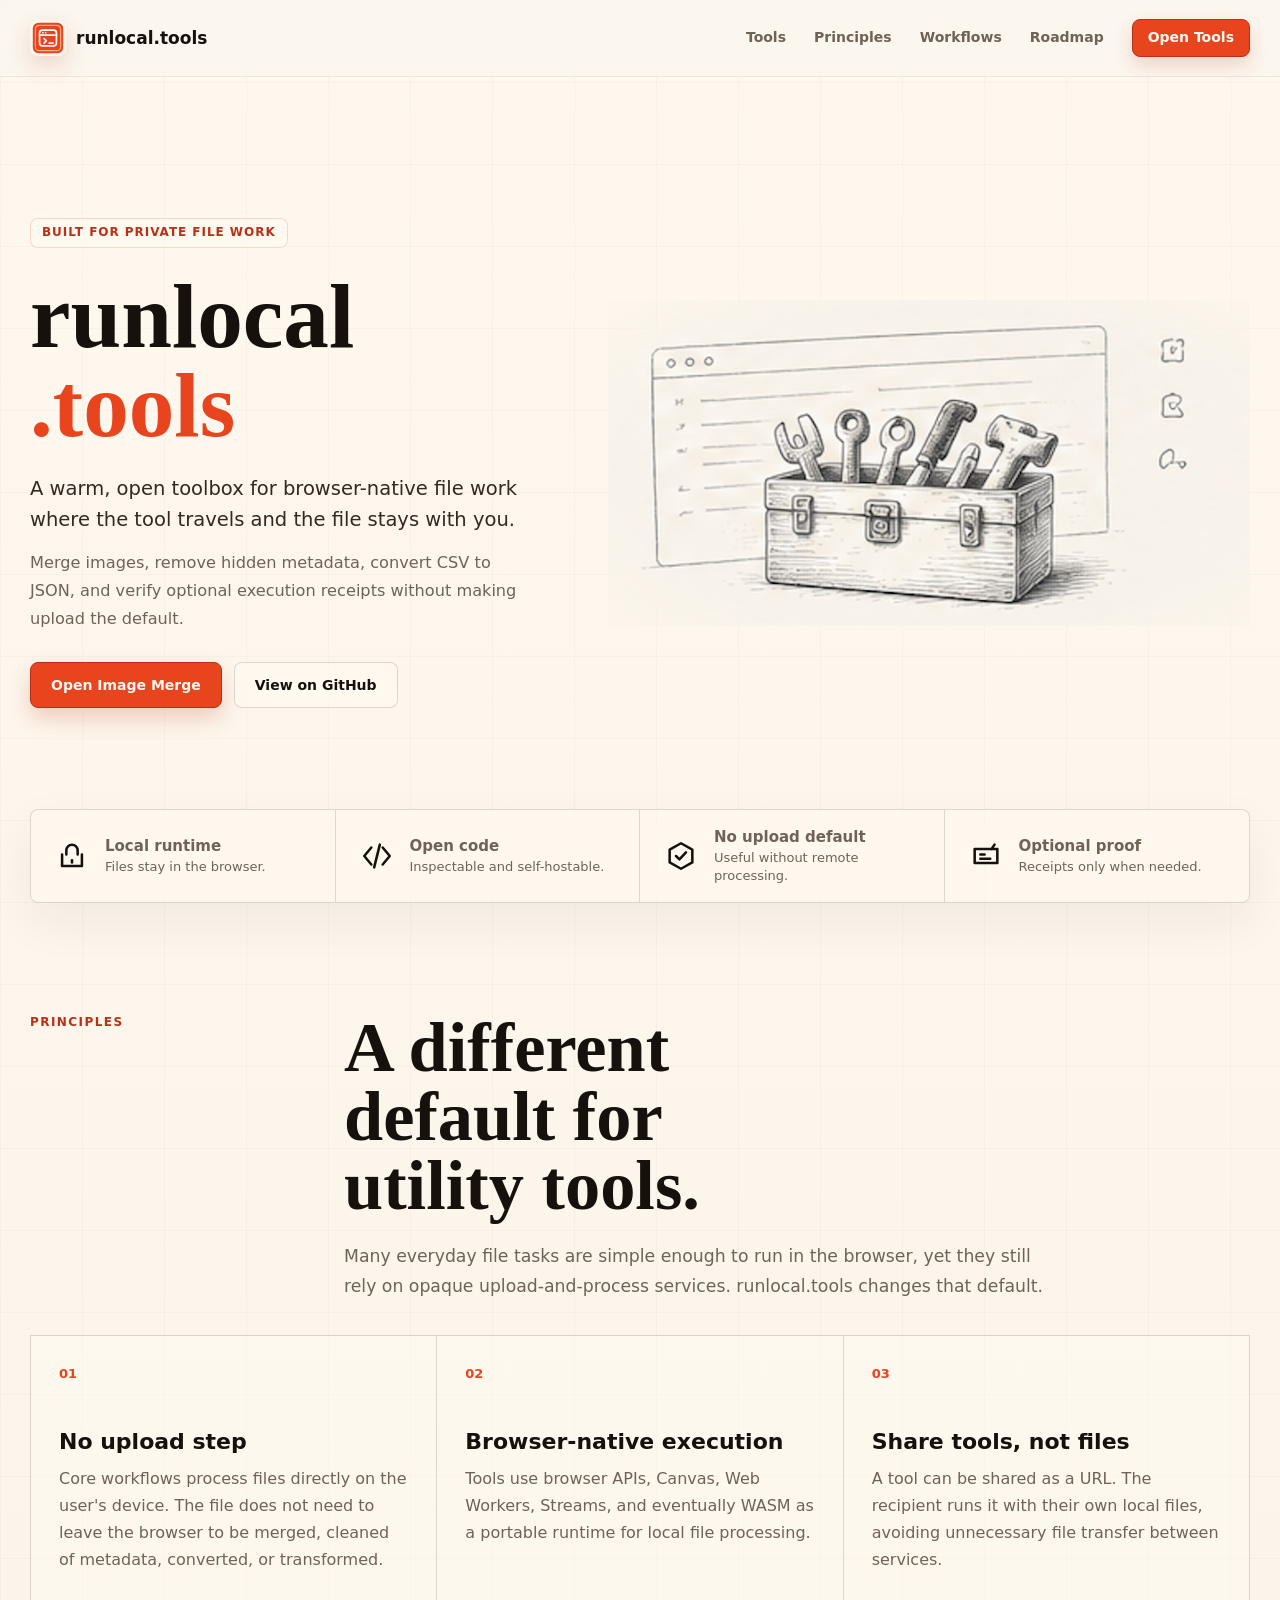
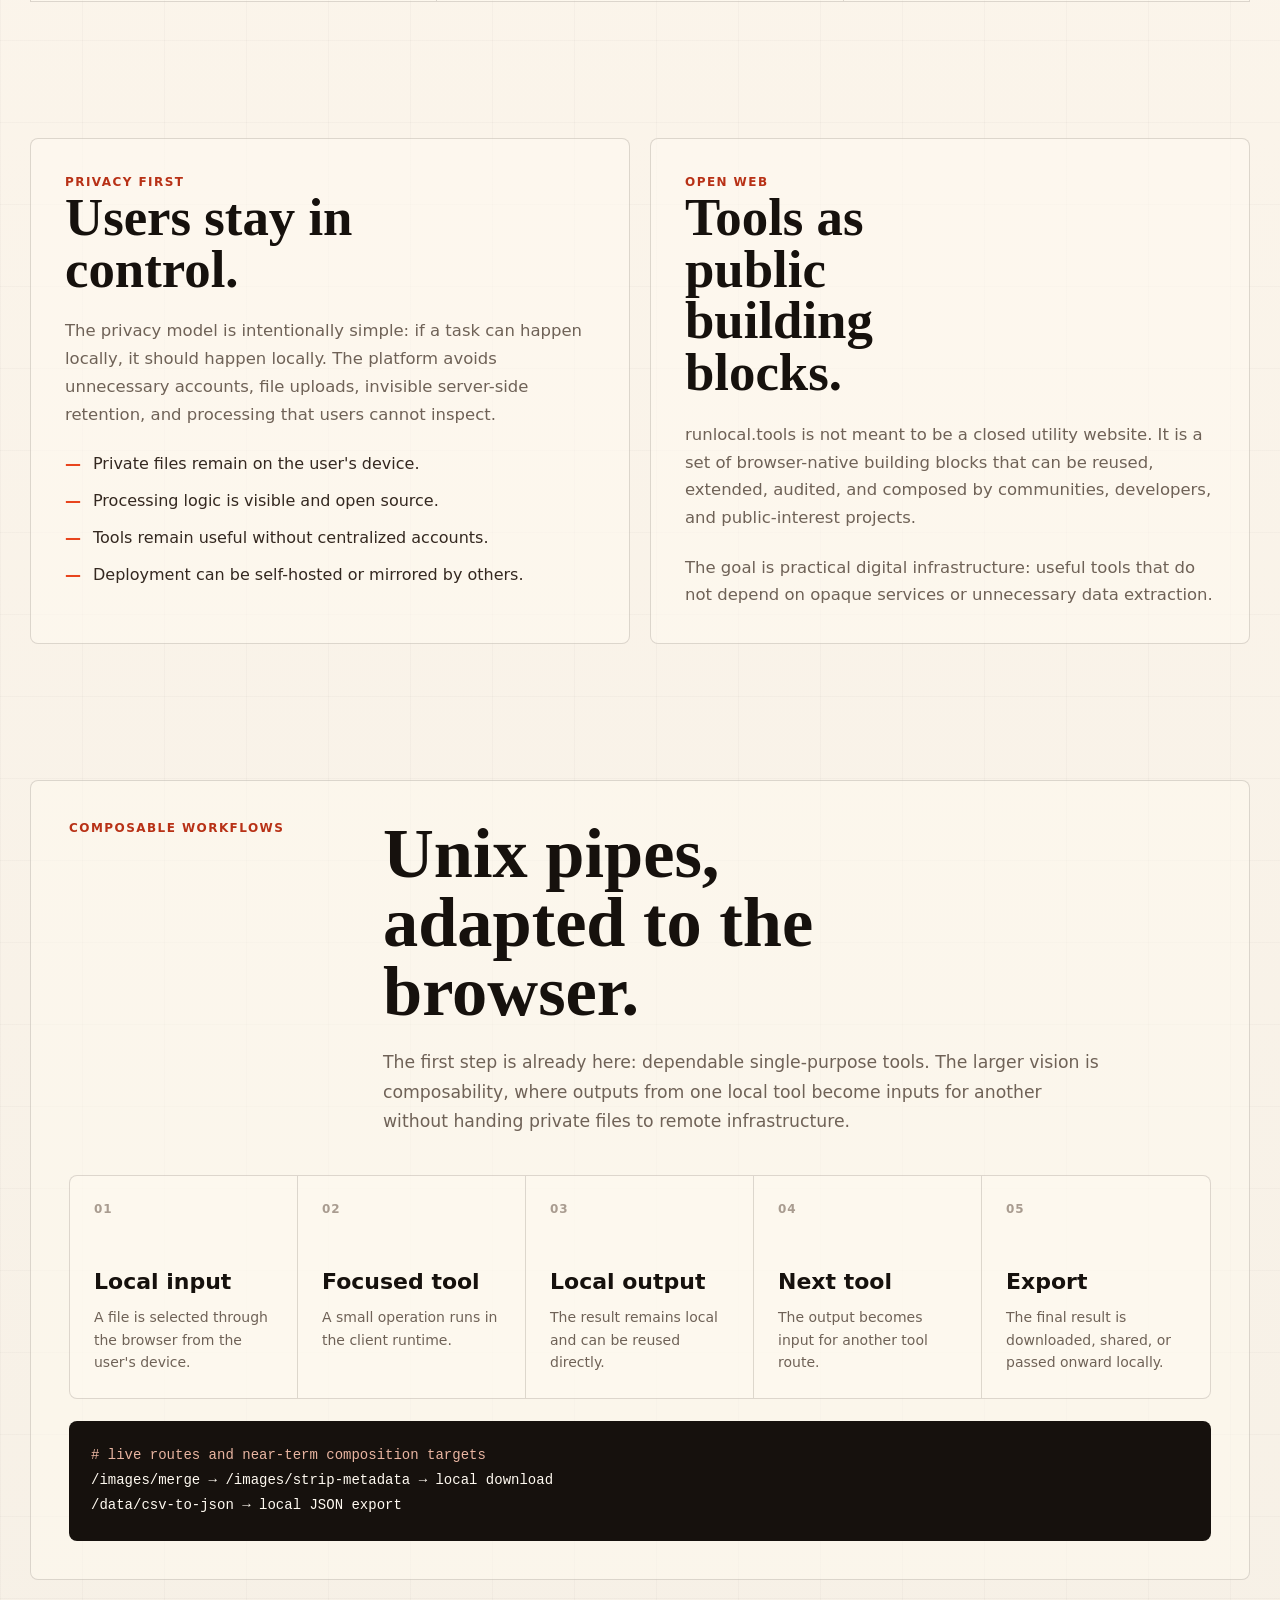
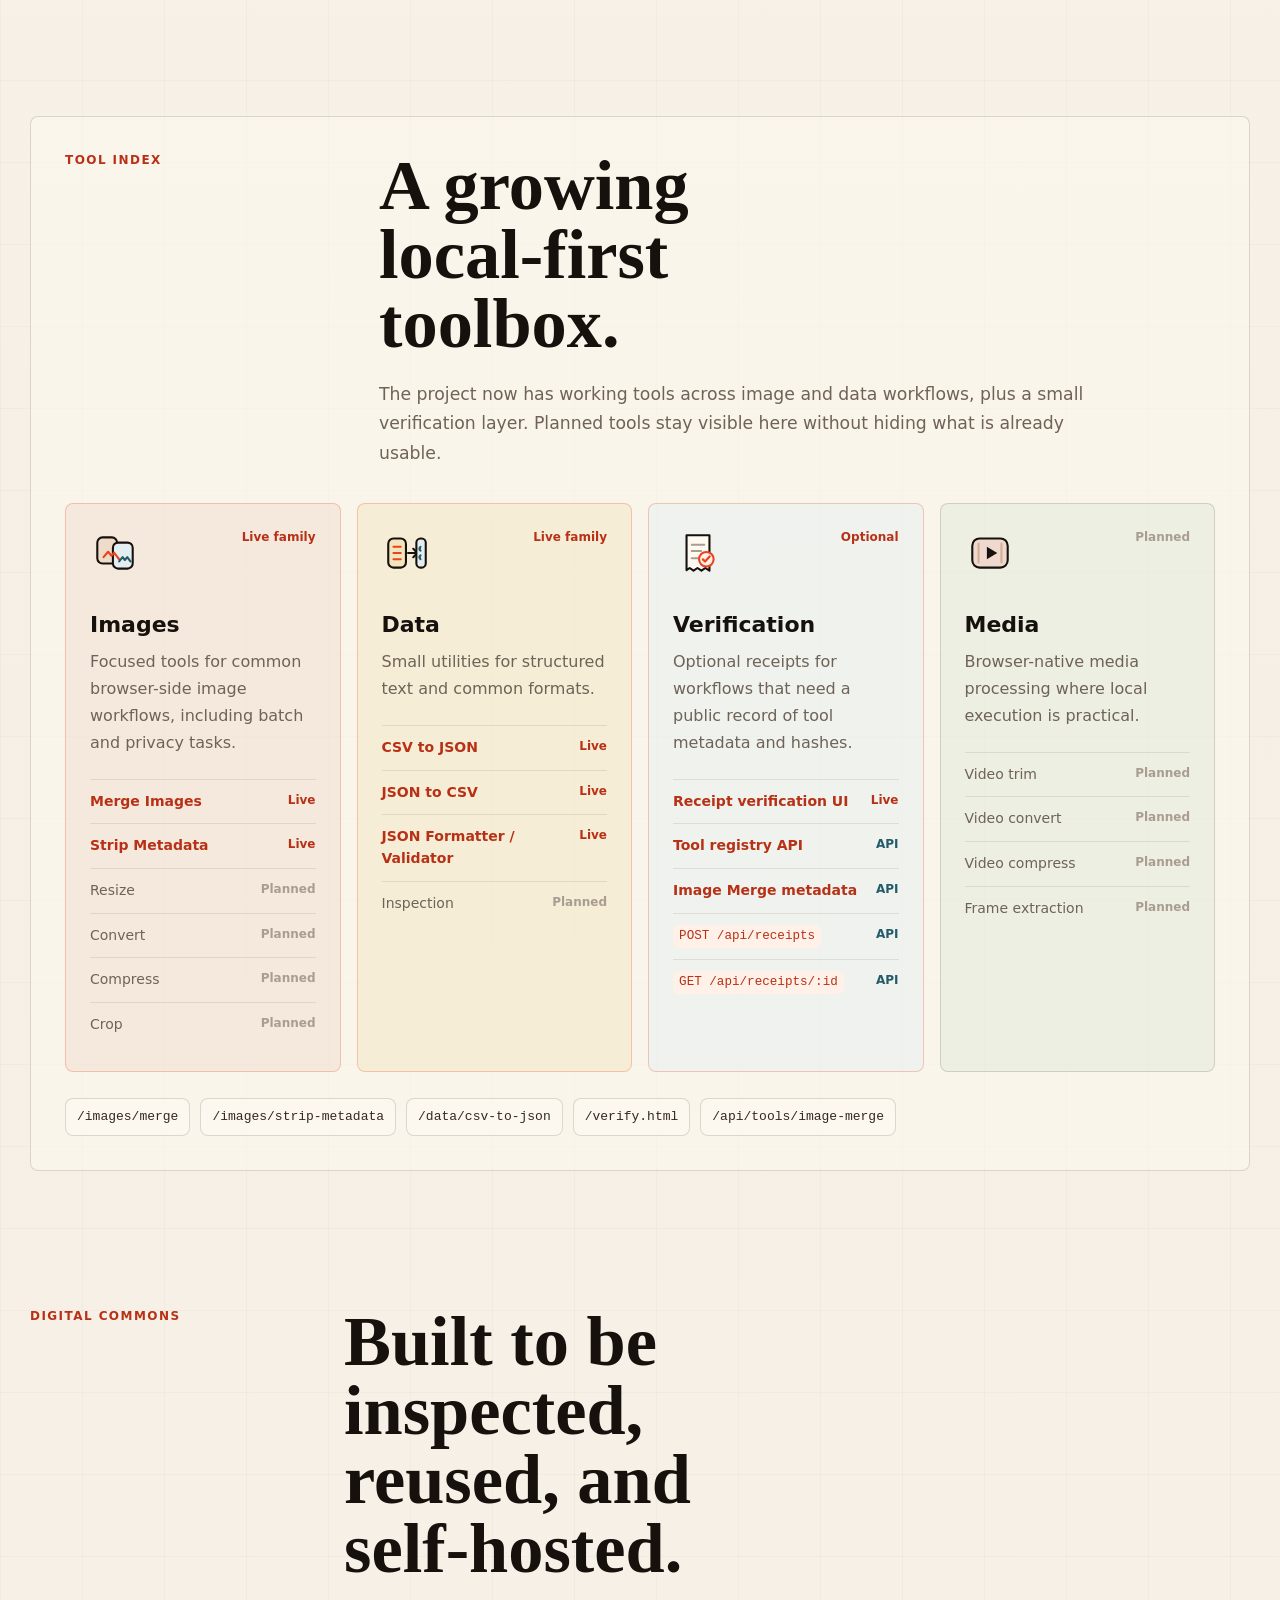
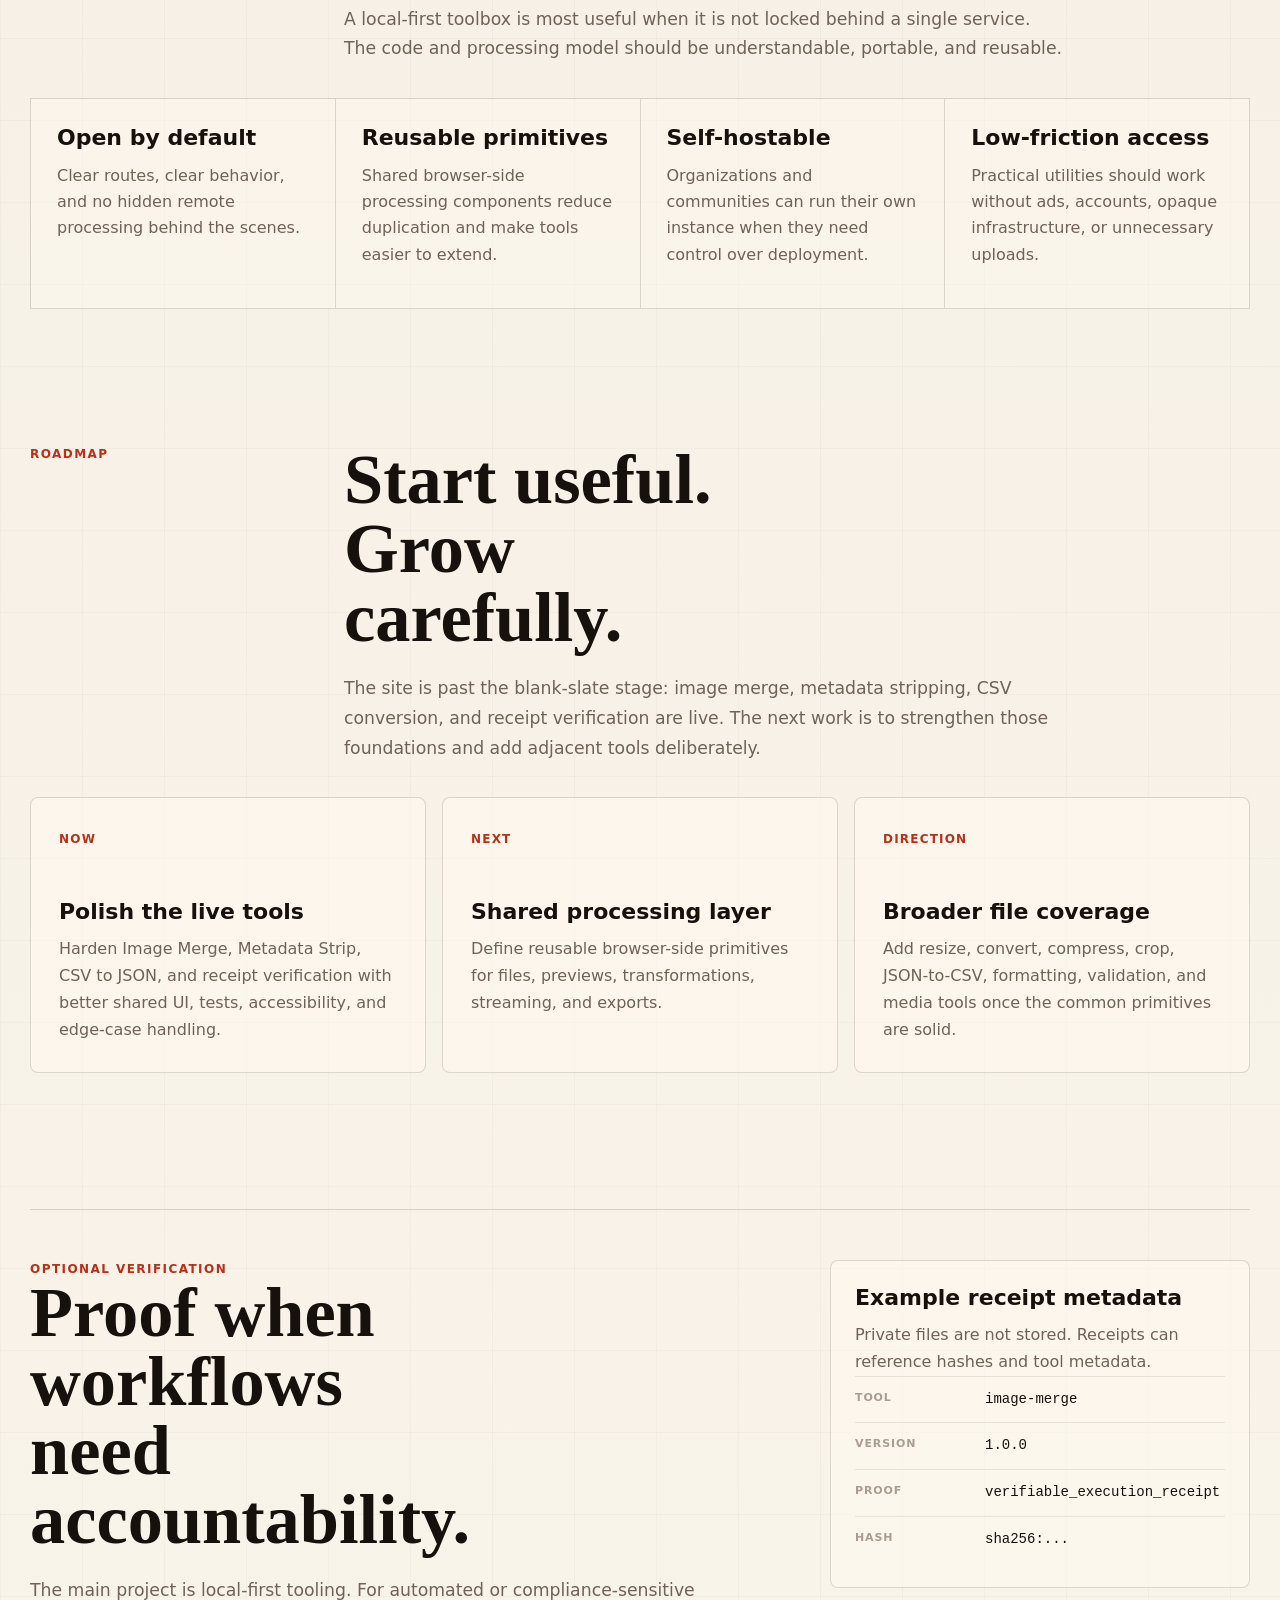
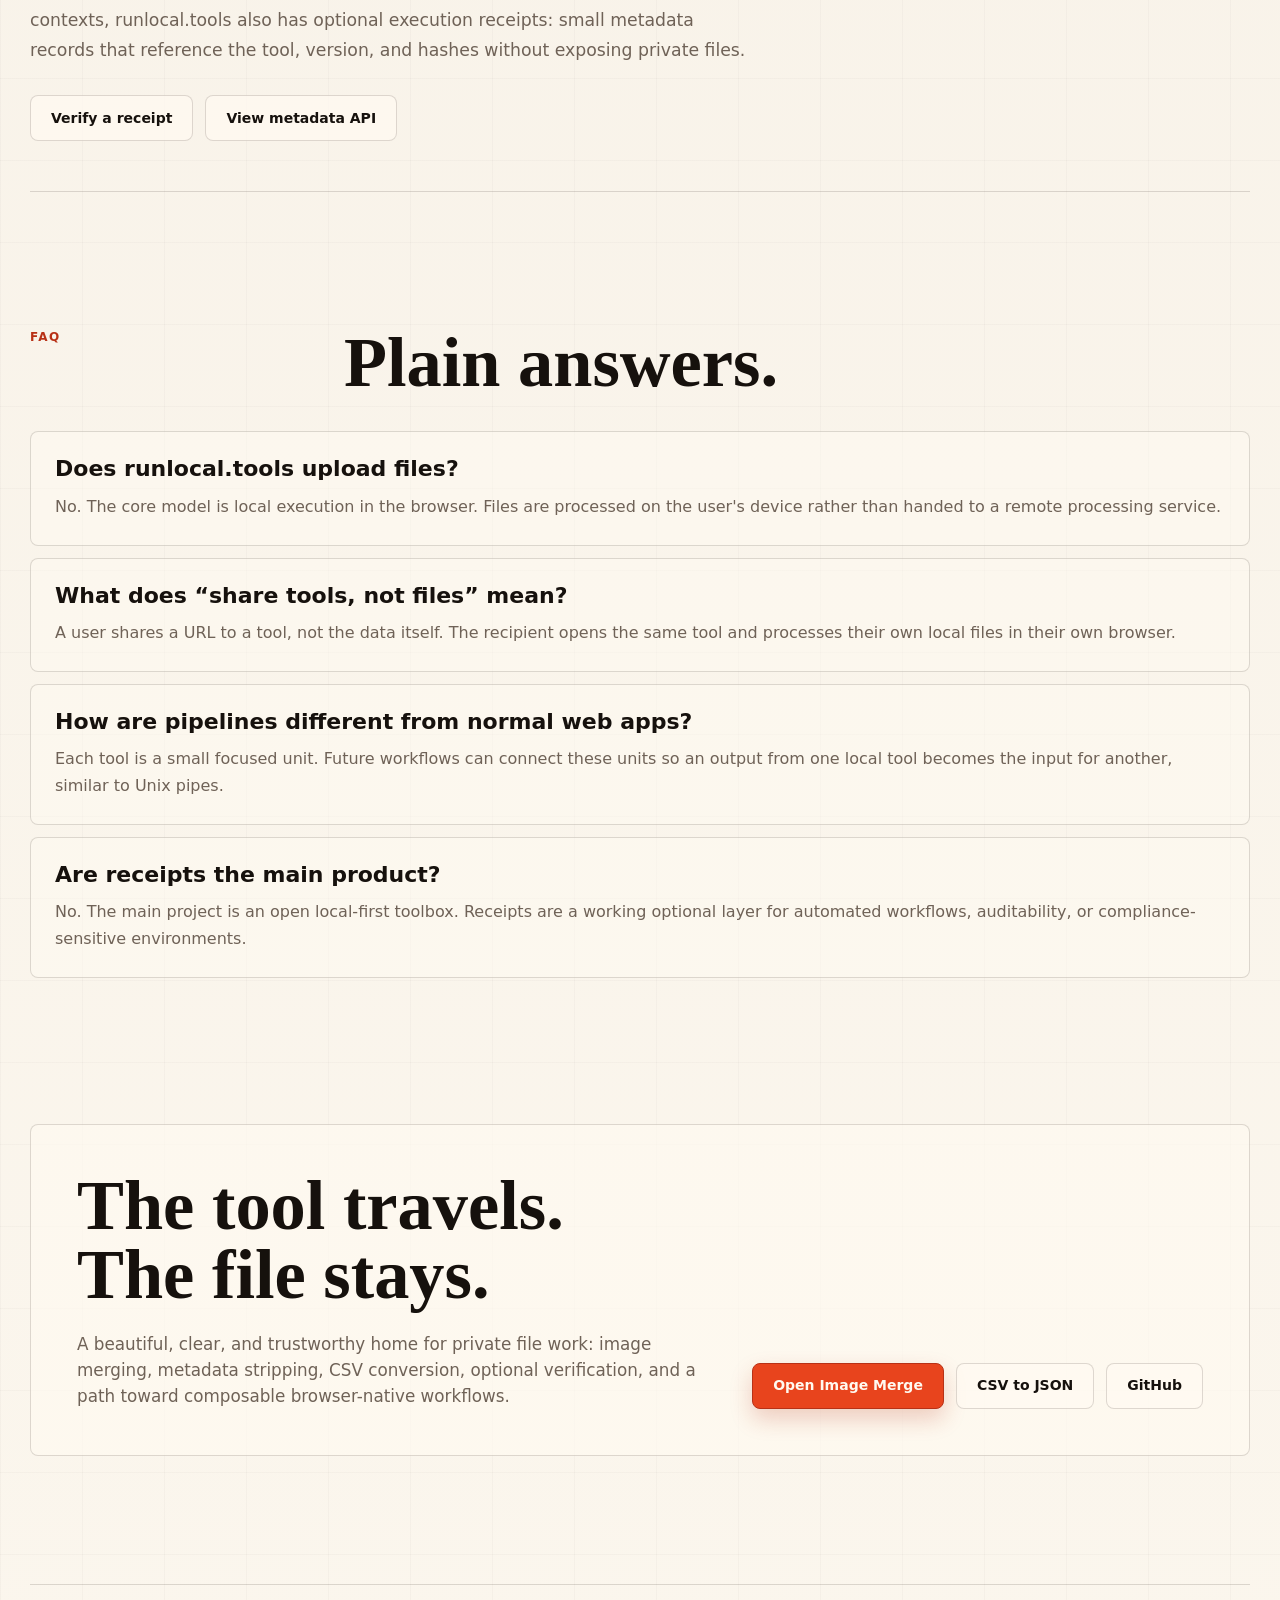
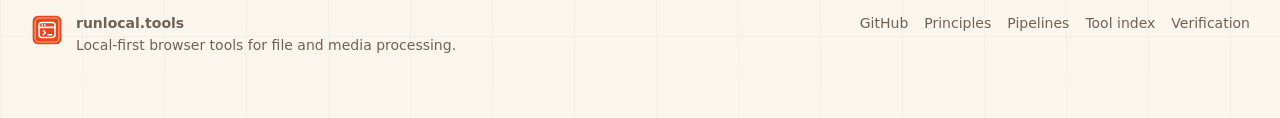
<file: index.html>
<!DOCTYPE html>
<html lang="en">
<head>
  <meta charset="UTF-8" />
  <meta name="viewport" content="width=device-width, initial-scale=1.0" />

  <title>runlocal.tools — Local-first browser tools</title>

  <meta
    name="description"
    content="runlocal.tools is an open-source, local-first toolbox with live browser tools for image merging, metadata stripping, CSV to JSON conversion, and optional receipt verification."
  />
  <link rel="icon" href="/assets/favicon.svg" type="image/svg+xml" />
  <meta name="theme-color" content="#f5efe5" />

  <style>
    :root {
      --rlt-color-canvas: #f5efe5;
      --rlt-color-canvas-warm: #fbf6ed;
      --rlt-color-paper: #fffaf1;
      --rlt-color-paper-soft: #f9f2e8;
      --rlt-color-ink: #16110d;
      --rlt-color-ink-soft: #342820;
      --rlt-color-muted: #6f6257;
      --rlt-color-faint: #a99c90;
      --rlt-color-line: rgba(54, 42, 32, 0.16);
      --rlt-color-line-strong: rgba(54, 42, 32, 0.28);
      --rlt-color-accent: #e8441d;
      --rlt-color-accent-dark: #b83116;
      --rlt-color-accent-soft: #fff0e8;
      --rlt-color-sage: #dfe6d7;
      --rlt-color-blue: #245b6b;
      --rlt-color-blue-soft: #e4eef1;
      --rlt-color-butter: #f2e4bd;
      --rlt-color-clay: #d4b094;
      --rlt-color-rose: #efd8ce;
      --rlt-font-serif: Georgia, "Times New Roman", Times, serif;
      --rlt-font-sans: ui-sans-serif, system-ui, -apple-system, BlinkMacSystemFont, "Segoe UI", Arial, sans-serif;
      --bg: var(--rlt-color-canvas);
      --paper: var(--rlt-color-paper);
      --ink: var(--rlt-color-ink);
      --ink-soft: var(--rlt-color-ink-soft);
      --muted: var(--rlt-color-muted);
      --faint: var(--rlt-color-faint);
      --line: var(--rlt-color-line);
      --line-strong: var(--rlt-color-line-strong);
      --green: var(--rlt-color-accent);
      --green-dark: var(--rlt-color-accent-dark);
      --green-soft: var(--rlt-color-accent-soft);
      --blue: var(--rlt-color-blue);
      --blue-soft: var(--rlt-color-blue-soft);
      --rose: var(--rlt-color-rose);
      --sage: var(--rlt-color-sage);
      --powder: var(--rlt-color-blue-soft);
      --butter: var(--rlt-color-butter);
      --clay: var(--rlt-color-clay);
      --warm: var(--rlt-color-paper-soft);
      --panel: rgba(255, 250, 241, 0.74);
      --radius: 8px;
      --max: 1220px;
      --measure: 760px;
      --shadow: 0 18px 60px rgba(54, 42, 32, 0.08);
    }

    * {
      box-sizing: border-box;
    }

    html {
      scroll-behavior: smooth;
      background: var(--bg);
    }

    body {
      margin: 0;
      color: var(--ink);
      background:
        linear-gradient(rgba(54, 42, 32, 0.028) 1px, transparent 1px),
        linear-gradient(90deg, rgba(54, 42, 32, 0.028) 1px, transparent 1px),
        linear-gradient(180deg, #fff8ee 0%, var(--bg) 48%, #fbf6ed 100%);
      background-size: 82px 82px, 82px 82px, auto;
      font-family: var(--rlt-font-sans);
      line-height: 1.55;
      -webkit-font-smoothing: antialiased;
      text-rendering: optimizeLegibility;
    }

    a {
      color: inherit;
    }

    code {
      font-family: ui-monospace, SFMono-Regular, Menlo, Monaco, Consolas, monospace;
      font-size: 0.9em;
      color: var(--green-dark);
      background: var(--green-soft);
      border-radius: 6px;
      padding: 0.12rem 0.38rem;
    }

    .wrap {
      width: min(calc(100% - 44px), var(--max));
      margin: 0 auto;
    }

    .measure {
      max-width: var(--measure);
    }

    .site-header {
      position: sticky;
      top: 0;
      z-index: 20;
      border-bottom: 1px solid rgba(54, 42, 32, 0.08);
      background: rgba(251, 246, 237, 0.84);
      backdrop-filter: blur(16px);
    }

    .header-inner {
      min-height: 76px;
      display: flex;
      align-items: center;
      justify-content: space-between;
      gap: 24px;
    }

    .brand {
      display: inline-flex;
      align-items: center;
      gap: 10px;
      text-decoration: none;
      font-weight: 720;
      letter-spacing: 0;
      font-size: 17px;
    }

    .brand-mark {
      width: 36px;
      height: 36px;
      display: block;
      border-radius: 8px;
      box-shadow: 0 9px 22px rgba(184, 49, 22, 0.18);
    }

    .brand-word {
      line-height: 1;
    }

    .nav {
      display: flex;
      gap: 12px;
      align-items: center;
    }

    .nav-links {
      display: flex;
      align-items: center;
      gap: 28px;
    }

    .nav a {
      color: var(--muted);
      text-decoration: none;
      font-size: 14px;
      font-weight: 650;
      padding: 8px 0;
      border-radius: var(--radius);
    }

    .nav a:hover,
    .nav a:focus-visible {
      color: var(--ink);
      background: transparent;
    }

    .nav-cta {
      min-height: 38px;
      display: inline-flex;
      align-items: center;
      justify-content: center;
      padding: 0 15px !important;
      color: var(--paper) !important;
      background: var(--green) !important;
      border: 1px solid var(--green-dark);
      box-shadow: 0 8px 18px rgba(184, 49, 22, 0.18);
    }

    .nav-cta:hover,
    .nav-cta:focus-visible {
      background: var(--green-dark) !important;
    }

    .mobile-toggle {
      display: none;
      border: 1px solid var(--line);
      background: var(--paper);
      border-radius: var(--radius);
      padding: 8px 10px;
      font: inherit;
    }

    .hero {
      padding: 76px 0 42px;
    }

    .hero-stage {
      display: grid;
      gap: 36px;
    }

    .hero-layout {
      display: grid;
      grid-template-columns: minmax(0, 0.9fr) minmax(360px, 1.1fr);
      gap: 52px;
      align-items: center;
      min-height: min(620px, calc(100vh - 120px));
    }

    .hero-main {
      max-width: 560px;
    }

    .hero-kicker {
      display: inline-flex;
      min-height: 30px;
      align-items: center;
      margin-bottom: 24px;
      color: var(--green-dark);
      border: 1px solid rgba(232, 68, 29, 0.18);
      border-radius: var(--radius);
      background: rgba(255, 250, 241, 0.64);
      padding: 0 11px;
      font-size: 12px;
      font-weight: 800;
      letter-spacing: 0.08em;
      text-transform: uppercase;
    }

    h1 {
      margin: 0;
      max-width: 9.5ch;
      font-family: var(--rlt-font-serif);
      font-size: 5.7rem;
      line-height: 0.98;
      letter-spacing: 0;
      font-weight: 700;
    }

    h1 span {
      display: block;
    }

    h1 .accent {
      color: var(--green);
    }

    .hero-lede {
      margin: 24px 0 0;
      max-width: 540px;
      color: var(--ink-soft);
      font-size: 1.22rem;
      line-height: 1.56;
      letter-spacing: 0;
      font-weight: 430;
    }

    .hero-sub {
      margin: 14px 0 0;
      max-width: 500px;
      color: var(--muted);
      font-size: 1.01rem;
      line-height: 1.72;
    }

    .hero-actions {
      display: flex;
      flex-wrap: wrap;
      gap: 12px;
      margin-top: 30px;
    }

    .button {
      display: inline-flex;
      min-height: 46px;
      align-items: center;
      justify-content: center;
      border-radius: var(--radius);
      padding: 0 20px;
      border: 1px solid transparent;
      text-decoration: none;
      font-size: 14px;
      font-weight: 720;
      transition: transform 160ms ease, background 160ms ease, border-color 160ms ease, box-shadow 160ms ease;
    }

    .button:hover,
    .button:focus-visible {
      transform: translateY(-1px);
    }

    .button-primary {
      background: var(--green);
      color: var(--paper);
      border-color: var(--green-dark);
      box-shadow: 0 10px 22px rgba(184, 49, 22, 0.22);
    }

    .button-primary:hover,
    .button-primary:focus-visible {
      background: var(--green-dark);
    }

    .button-secondary {
      background: rgba(255, 250, 241, 0.72);
      border-color: var(--line);
      color: var(--ink);
    }

    .button-secondary:hover,
    .button-secondary:focus-visible {
      background: var(--paper);
      border-color: var(--line-strong);
    }

    .hero-visual {
      position: relative;
      min-height: 390px;
      display: grid;
      place-items: center;
    }

    .hero-visual img {
      width: min(100%, 680px);
      height: auto;
      display: block;
      -webkit-mask-image: radial-gradient(ellipse at 52% 52%, #000 68%, rgba(0, 0, 0, 0.72) 82%, transparent 100%);
      mask-image: radial-gradient(ellipse at 52% 52%, #000 68%, rgba(0, 0, 0, 0.72) 82%, transparent 100%);
    }

    .trust-strip {
      display: grid;
      grid-template-columns: repeat(4, minmax(0, 1fr));
      border: 1px solid var(--line);
      border-radius: var(--radius);
      background: rgba(255, 250, 241, 0.58);
      box-shadow: 0 18px 50px rgba(54, 42, 32, 0.06);
    }

    .trust-item {
      min-height: 86px;
      padding: 18px 22px;
      border-right: 1px solid var(--line);
      color: var(--ink);
      text-decoration: none;
      display: flex;
      gap: 14px;
      align-items: center;
    }

    .trust-item:last-child {
      border-right: 0;
    }

    .trust-icon {
      width: 38px;
      height: 38px;
      flex: 0 0 auto;
      display: grid;
      place-items: center;
      color: var(--ink);
    }

    .trust-icon svg {
      width: 34px;
      height: 34px;
      stroke: currentColor;
      stroke-width: 1.8;
      fill: none;
      stroke-linecap: round;
      stroke-linejoin: round;
    }

    .trust-item strong {
      display: block;
      font-size: 15px;
      line-height: 1.2;
      margin-bottom: 3px;
    }

    .trust-item span:last-child {
      color: var(--muted);
      display: block;
      font-size: 13px;
      line-height: 1.35;
    }

    .thesis {
      padding: 52px 0 76px;
    }

    .thesis-card {
      border-top: 1px solid var(--line);
      border-bottom: 1px solid var(--line);
      padding: 46px 0;
      display: grid;
      grid-template-columns: 260px 1fr;
      gap: 54px;
      align-items: start;
    }

    .label {
      color: var(--green-dark);
      font-size: 12px;
      font-weight: 780;
      text-transform: uppercase;
      letter-spacing: 0.12em;
    }

    .thesis-card p {
      margin: 0;
      max-width: 920px;
      font-family: var(--rlt-font-serif);
      font-size: 3.8rem;
      line-height: 1.02;
      letter-spacing: 0;
      font-weight: 620;
    }

    .section {
      padding: 68px 0;
    }

    .section-header {
      display: grid;
      grid-template-columns: 260px minmax(0, 1fr);
      gap: 54px;
      align-items: start;
      margin-bottom: 34px;
    }

    h2 {
      margin: 0;
      max-width: 13ch;
      font-family: var(--rlt-font-serif);
      font-size: 4.4rem;
      line-height: 0.98;
      letter-spacing: 0;
      font-weight: 700;
    }

    .section-intro {
      margin: 22px 0 0;
      max-width: 720px;
      color: var(--muted);
      font-size: 1.08rem;
      line-height: 1.72;
    }

    .principles {
      display: grid;
      grid-template-columns: repeat(3, minmax(0, 1fr));
      border-top: 1px solid var(--line);
      border-left: 1px solid var(--line);
    }

    .principle {
      min-height: 260px;
      padding: 28px;
      border-right: 1px solid var(--line);
      border-bottom: 1px solid var(--line);
      background: rgba(255, 250, 241, 0.42);
    }

    .principle-number {
      color: var(--green);
      font-size: 13px;
      font-weight: 780;
      margin-bottom: 44px;
    }

    h3 {
      margin: 0 0 12px;
      font-size: 22px;
      line-height: 1.15;
      letter-spacing: 0;
      font-weight: 650;
    }

    .principle p,
    .text-card p,
    .tool-card p,
    .roadmap-card p,
    .faq-item p,
    .receipt-card p {
      margin: 0;
      color: var(--muted);
      line-height: 1.68;
    }

    .split {
      display: grid;
      grid-template-columns: repeat(2, minmax(0, 1fr));
      gap: 20px;
    }

    .text-card {
      border: 1px solid var(--line);
      border-radius: var(--radius);
      padding: 34px;
      background: rgba(255, 250, 241, 0.56);
      min-height: 360px;
    }

    .text-card h2 {
      font-size: 3.3rem;
      max-width: 12ch;
    }

    .text-card p {
      margin-top: 22px;
      font-size: 1.03rem;
    }

    .checklist {
      list-style: none;
      padding: 0;
      margin: 24px 0 0;
      display: grid;
      gap: 12px;
    }

    .checklist li {
      position: relative;
      padding-left: 28px;
      color: var(--ink-soft);
    }

    .checklist li::before {
      content: "—";
      position: absolute;
      left: 0;
      color: var(--green);
      font-weight: 760;
    }

    .pipeline {
      border: 1px solid var(--line);
      border-radius: var(--radius);
      background: rgba(255, 250, 241, 0.48);
      padding: 38px;
    }

    .pipeline h2 {
      max-width: 15ch;
    }

    .pipeline-steps {
      display: grid;
      grid-template-columns: repeat(5, minmax(0, 1fr));
      gap: 0;
      margin-top: 38px;
      border: 1px solid var(--line);
      border-radius: var(--radius);
      overflow: hidden;
      background: rgba(255, 250, 241, 0.54);
    }

    .pipe-step {
      min-height: 220px;
      padding: 24px;
      border-right: 1px solid var(--line);
    }

    .pipe-step:last-child {
      border-right: 0;
    }

    .pipe-index {
      color: var(--faint);
      font-size: 12px;
      font-weight: 760;
      letter-spacing: 0.08em;
      margin-bottom: 50px;
    }

    .pipe-step p {
      color: var(--muted);
      margin: 0;
      font-size: 14px;
      line-height: 1.62;
    }

    .code-line {
      margin-top: 22px;
      border-radius: var(--radius);
      background: var(--ink);
      color: var(--paper);
      padding: 22px;
      overflow-x: auto;
      font-family: ui-monospace, SFMono-Regular, Menlo, Monaco, Consolas, monospace;
      font-size: 14px;
      line-height: 1.8;
    }

    .code-line span {
      color: #e9b5a1;
    }

    .tools-panel {
      border: 1px solid var(--line);
      border-radius: var(--radius);
      padding: 34px;
      background: rgba(255, 250, 241, 0.48);
    }

    .tools-grid {
      display: grid;
      grid-template-columns: repeat(4, minmax(0, 1fr));
      gap: 16px;
      margin-top: 34px;
    }

    .tool-card {
      border: 1px solid var(--line);
      border-radius: var(--radius);
      padding: 24px;
      background: rgba(255, 250, 241, 0.66);
      min-height: 330px;
    }

    .tool-card.is-live {
      border-color: rgba(232, 68, 29, 0.26);
    }

    .tool-card-images {
      background: rgba(239, 216, 206, 0.42);
    }

    .tool-card-data {
      background: rgba(242, 228, 189, 0.44);
    }

    .tool-card-verification {
      background: rgba(228, 238, 241, 0.48);
    }

    .tool-card-media {
      background: rgba(223, 230, 215, 0.46);
    }

    .tool-card-top {
      display: flex;
      align-items: flex-start;
      justify-content: space-between;
      gap: 16px;
      margin-bottom: 34px;
    }

    .tool-icon {
      width: 50px;
      height: 50px;
      flex: 0 0 auto;
    }

    .tool-list {
      list-style: none;
      margin: 22px 0 0;
      padding: 0;
    }

    .tool-list li {
      display: flex;
      justify-content: space-between;
      gap: 14px;
      padding: 11px 0;
      border-top: 1px solid rgba(54, 42, 32, 0.10);
      color: var(--muted);
      font-size: 14px;
    }

    .tool-list a {
      color: var(--green-dark);
      font-weight: 720;
      text-decoration: none;
    }

    .status {
      color: var(--faint);
      font-size: 12px;
      font-weight: 720;
      white-space: nowrap;
    }

    .status-live {
      color: var(--green-dark);
    }

    .status-api {
      color: var(--blue);
    }

    .routes {
      display: flex;
      flex-wrap: wrap;
      gap: 10px;
      margin-top: 26px;
    }

    .route {
      padding: 8px 11px;
      border: 1px solid var(--line);
      border-radius: var(--radius);
      color: var(--ink-soft);
      background: rgba(255, 250, 241, 0.58);
      font-family: ui-monospace, SFMono-Regular, Menlo, Monaco, Consolas, monospace;
      font-size: 13px;
      text-decoration: none;
    }

    .route:hover,
    .route:focus-visible {
      border-color: var(--line-strong);
      color: var(--green-dark);
      background: var(--paper);
    }

    .commons-grid {
      display: grid;
      grid-template-columns: repeat(4, minmax(0, 1fr));
      border-top: 1px solid var(--line);
      border-left: 1px solid var(--line);
    }

    .commons-card {
      padding: 26px;
      min-height: 210px;
      border-right: 1px solid var(--line);
      border-bottom: 1px solid var(--line);
      background: rgba(255, 250, 241, 0.38);
    }

    .commons-card p {
      color: var(--muted);
      margin: 0;
      line-height: 1.65;
    }

    .roadmap-grid {
      display: grid;
      grid-template-columns: repeat(3, minmax(0, 1fr));
      gap: 16px;
    }

    .roadmap-card {
      border: 1px solid var(--line);
      border-radius: var(--radius);
      padding: 28px;
      min-height: 250px;
      background: rgba(255, 250, 241, 0.56);
    }

    .tag {
      display: inline-block;
      margin-bottom: 50px;
      color: var(--green-dark);
      font-size: 12px;
      font-weight: 780;
      text-transform: uppercase;
      letter-spacing: 0.1em;
    }

    .receipt {
      border-top: 1px solid var(--line);
      border-bottom: 1px solid var(--line);
      padding: 50px 0;
      display: grid;
      grid-template-columns: 1fr 420px;
      gap: 54px;
      align-items: start;
    }

    .receipt h2 {
      max-width: 12ch;
    }

    .receipt-card {
      border: 1px solid var(--line);
      border-radius: var(--radius);
      background: rgba(255, 250, 241, 0.56);
      padding: 24px;
    }

    .proof-row {
      display: grid;
      grid-template-columns: 116px 1fr;
      gap: 14px;
      padding: 12px 0;
      border-top: 1px solid rgba(54, 42, 32, 0.10);
      font-size: 14px;
    }

    .proof-label {
      color: var(--faint);
      text-transform: uppercase;
      font-size: 11px;
      letter-spacing: 0.08em;
      font-weight: 800;
    }

    .proof-value {
      overflow-wrap: anywhere;
      font-family: ui-monospace, SFMono-Regular, Menlo, Monaco, Consolas, monospace;
    }

    .faq-grid {
      display: grid;
      gap: 12px;
    }

    .faq-item {
      border: 1px solid var(--line);
      border-radius: var(--radius);
      padding: 24px;
      background: rgba(255, 250, 241, 0.46);
    }

    .cta {
      padding: 78px 0 92px;
    }

    .cta-card {
      border-radius: var(--radius);
      border: 1px solid var(--line);
      padding: 46px;
      background: rgba(255, 250, 241, 0.62);
      display: grid;
      grid-template-columns: 1fr auto;
      gap: 34px;
      align-items: end;
    }

    .cta-card h2 {
      max-width: 14ch;
    }

    .cta-card p {
      color: var(--muted);
      margin: 22px 0 0;
      max-width: 650px;
      font-size: 1.05rem;
    }

    .footer {
      padding: 36px 0 62px;
      color: var(--muted);
      font-size: 14px;
    }

    .footer-inner {
      border-top: 1px solid var(--line);
      padding-top: 28px;
      display: flex;
      justify-content: space-between;
      gap: 24px;
    }

    .footer-brand {
      display: flex;
      align-items: flex-start;
      gap: 12px;
    }

    .footer-brand img {
      width: 34px;
      height: 34px;
      border-radius: var(--radius);
    }

    .footer-links {
      list-style: none;
      margin: 0;
      padding: 0;
      display: flex;
      gap: 16px;
      flex-wrap: wrap;
    }

    .footer-links a {
      color: var(--muted);
      text-decoration: none;
    }

    @media (max-width: 1040px) {
      .thesis-card,
      .section-header,
      .receipt,
      .cta-card {
        grid-template-columns: 1fr;
      }

      h1 {
        font-size: 5rem;
      }

      .hero-layout {
        grid-template-columns: 1fr;
        min-height: auto;
      }

      .hero-main {
        max-width: 720px;
      }

      .hero-visual {
        min-height: 320px;
      }

      .trust-strip {
        grid-template-columns: repeat(2, minmax(0, 1fr));
      }

      .trust-item:nth-child(2) {
        border-right: 0;
      }

      .trust-item:nth-child(-n + 2) {
        border-bottom: 1px solid var(--line);
      }

      h2 {
        font-size: 3.4rem;
      }

      .thesis-card p {
        font-size: 3rem;
      }

      .text-card h2 {
        font-size: 2.85rem;
      }

      .principles,
      .tools-grid,
      .commons-grid,
      .roadmap-grid,
      .split {
        grid-template-columns: repeat(2, minmax(0, 1fr));
      }

      .pipeline-steps {
        grid-template-columns: 1fr;
      }

      .pipe-step {
        border-right: 0;
        border-bottom: 1px solid var(--line);
        min-height: auto;
      }

      .pipe-step:last-child {
        border-bottom: 0;
      }

      .pipe-index {
        margin-bottom: 24px;
      }
    }

    @media (max-width: 740px) {
      .wrap {
        width: min(calc(100% - 28px), var(--max));
      }

      .header-inner {
        min-height: 64px;
      }

      .mobile-toggle {
        display: inline-flex;
      }

      .nav {
        position: relative;
      }

      .nav-links {
        position: absolute;
        top: calc(100% + 12px);
        right: 0;
        min-width: 240px;
        display: none;
        flex-direction: column;
        align-items: stretch;
        padding: 12px;
        border: 1px solid var(--line);
        border-radius: var(--radius);
        background: rgba(255, 250, 241, 0.96);
        box-shadow: var(--shadow);
      }

      .nav-links.open {
        display: flex;
      }

      .hero {
        padding: 34px 0 34px;
      }

      .hero-stage {
        gap: 24px;
      }

      .hero-layout {
        gap: 28px;
      }

      h1 {
        font-size: 3.28rem;
        line-height: 0.96;
      }

      h2 {
        font-size: 2.45rem;
      }

      .hero-lede {
        font-size: 1.1rem;
      }

      .hero-sub {
        font-size: 0.96rem;
        line-height: 1.62;
      }

      .button {
        min-height: 44px;
        padding: 0 16px;
      }

      .hero-visual {
        min-height: auto;
      }

      .hero-visual img {
        width: min(92%, 340px);
      }

      .trust-strip {
        grid-template-columns: 1fr;
      }

      .trust-item,
      .trust-item:nth-child(2) {
        border-right: 0;
      }

      .trust-item {
        border-bottom: 1px solid var(--line);
      }

      .trust-item:last-child {
        border-bottom: 0;
      }

      .section {
        padding: 48px 0;
      }

      .thesis-card p {
        font-size: 2.05rem;
      }

      .text-card h2 {
        font-size: 2.2rem;
      }

      .text-card,
      .pipeline,
      .tools-panel,
      .cta-card {
        padding: 24px;
      }

      .principles,
      .tools-grid,
      .commons-grid,
      .roadmap-grid,
      .split {
        grid-template-columns: 1fr;
      }

      .proof-row {
        grid-template-columns: 1fr;
        gap: 4px;
      }

      .footer-inner {
        flex-direction: column;
      }
    }

    @media (prefers-reduced-motion: reduce) {
      html {
        scroll-behavior: auto;
      }

      *,
      *::before,
      *::after {
        transition: none !important;
        animation: none !important;
      }
    }
  </style>
  <link rel="stylesheet" href="/assets/design-tokens.css" />
</head>

<body>
  <header class="site-header">
    <div class="wrap header-inner">
      <a class="brand" href="#top" aria-label="runlocal.tools home">
        <img class="brand-mark" src="/assets/runlocal-mark.svg" alt="" width="34" height="34" />
        <span class="brand-word">runlocal.tools</span>
      </a>

      <nav class="nav" aria-label="Primary navigation">
        <button class="mobile-toggle" id="navToggle" aria-expanded="false" aria-controls="navLinks">☰</button>
        <div class="nav-links" id="navLinks">
          <a href="#tools">Tools</a>
          <a href="#principles">Principles</a>
          <a href="#pipes">Workflows</a>
          <a href="#roadmap">Roadmap</a>
          <a class="nav-cta" href="#tools">Open Tools</a>
        </div>
      </nav>
    </div>
  </header>

  <main id="top">
    <section class="hero">
      <div class="wrap hero-stage">
        <div class="hero-layout">
          <div class="hero-main">
            <div class="hero-kicker">Built for private file work</div>

            <h1><span>runlocal</span><span class="accent">.tools</span></h1>

            <p class="hero-lede">
              A warm, open toolbox for browser-native file work where the tool travels and the file stays with you.
            </p>

            <p class="hero-sub">
              Merge images, remove hidden metadata, convert CSV to JSON, and verify optional execution receipts without making upload the default.
            </p>

            <div class="hero-actions">
              <a class="button button-primary" href="/images/merge/">Open Image Merge</a>
              <a class="button button-secondary" href="https://github.com/panndabea/runlocal.tools">View on GitHub</a>
            </div>
          </div>

          <div class="hero-visual" aria-hidden="true">
            <img src="/assets/illustrations/hero-toolbox-illustration.png" alt="" width="720" height="365" />
          </div>
        </div>

        <div class="trust-strip" aria-label="runlocal.tools foundations">
          <div class="trust-item">
            <span class="trust-icon">
              <svg viewBox="0 0 24 24" aria-hidden="true">
                <path d="M5 11v8h14v-8"/>
                <path d="M8 11V8a4 4 0 0 1 8 0v3"/>
                <path d="M12 15v1.5"/>
              </svg>
            </span>
            <span><strong>Local runtime</strong><span>Files stay in the browser.</span></span>
          </div>
          <div class="trust-item">
            <span class="trust-icon">
              <svg viewBox="0 0 24 24" aria-hidden="true">
                <path d="M8 18l-5-6 5-6"/>
                <path d="M16 6l5 6-5 6"/>
                <path d="M14 4l-4 16"/>
              </svg>
            </span>
            <span><strong>Open code</strong><span>Inspectable and self-hostable.</span></span>
          </div>
          <div class="trust-item">
            <span class="trust-icon">
              <svg viewBox="0 0 24 24" aria-hidden="true">
                <path d="M12 3l8 4.5v9L12 21l-8-4.5v-9L12 3z"/>
                <path d="M8.5 12l2.4 2.4 4.6-5"/>
              </svg>
            </span>
            <span><strong>No upload default</strong><span>Useful without remote processing.</span></span>
          </div>
          <div class="trust-item">
            <span class="trust-icon">
              <svg viewBox="0 0 24 24" aria-hidden="true">
                <path d="M4 7h16v10H4z"/>
                <path d="M8 11h3M8 14h7"/>
                <path d="M16 7l2-3"/>
              </svg>
            </span>
            <span><strong>Optional proof</strong><span>Receipts only when needed.</span></span>
          </div>
        </div>
      </div>
    </section>

    <section class="section" id="principles">
      <div class="wrap">
        <div class="section-header">
          <div class="label">Principles</div>
          <div>
            <h2>A different default for utility tools.</h2>
            <p class="section-intro">
              Many everyday file tasks are simple enough to run in the browser, yet they still rely on opaque upload-and-process services. runlocal.tools changes that default.
            </p>
          </div>
        </div>

        <div class="principles">
          <article class="principle">
            <div class="principle-number">01</div>
            <h3>No upload step</h3>
            <p>Core workflows process files directly on the user's device. The file does not need to leave the browser to be merged, cleaned of metadata, converted, or transformed.</p>
          </article>

          <article class="principle">
            <div class="principle-number">02</div>
            <h3>Browser-native execution</h3>
            <p>Tools use browser APIs, Canvas, Web Workers, Streams, and eventually WASM as a portable runtime for local file processing.</p>
          </article>

          <article class="principle">
            <div class="principle-number">03</div>
            <h3>Share tools, not files</h3>
            <p>A tool can be shared as a URL. The recipient runs it with their own local files, avoiding unnecessary file transfer between services.</p>
          </article>
        </div>
      </div>
    </section>

    <section class="section">
      <div class="wrap split">
        <article class="text-card">
          <div class="label">Privacy first</div>
          <h2>Users stay in control.</h2>
          <p>
            The privacy model is intentionally simple: if a task can happen locally, it should happen locally. The platform avoids unnecessary accounts, file uploads, invisible server-side retention, and processing that users cannot inspect.
          </p>
          <ul class="checklist">
            <li>Private files remain on the user's device.</li>
            <li>Processing logic is visible and open source.</li>
            <li>Tools remain useful without centralized accounts.</li>
            <li>Deployment can be self-hosted or mirrored by others.</li>
          </ul>
        </article>

        <article class="text-card">
          <div class="label">Open web</div>
          <h2>Tools as public building blocks.</h2>
          <p>
            runlocal.tools is not meant to be a closed utility website. It is a set of browser-native building blocks that can be reused, extended, audited, and composed by communities, developers, and public-interest projects.
          </p>
          <p>
            The goal is practical digital infrastructure: useful tools that do not depend on opaque services or unnecessary data extraction.
          </p>
        </article>
      </div>
    </section>

    <section class="section" id="pipes">
      <div class="wrap">
        <div class="pipeline">
          <div class="section-header" style="margin-bottom:0;">
            <div class="label">Composable workflows</div>
            <div>
              <h2>Unix pipes, adapted to the browser.</h2>
              <p class="section-intro">
                The first step is already here: dependable single-purpose tools. The larger vision is composability, where outputs from one local tool become inputs for another without handing private files to remote infrastructure.
              </p>
            </div>
          </div>

          <div class="pipeline-steps">
            <article class="pipe-step">
              <div class="pipe-index">01</div>
              <h3>Local input</h3>
              <p>A file is selected through the browser from the user's device.</p>
            </article>

            <article class="pipe-step">
              <div class="pipe-index">02</div>
              <h3>Focused tool</h3>
              <p>A small operation runs in the client runtime.</p>
            </article>

            <article class="pipe-step">
              <div class="pipe-index">03</div>
              <h3>Local output</h3>
              <p>The result remains local and can be reused directly.</p>
            </article>

            <article class="pipe-step">
              <div class="pipe-index">04</div>
              <h3>Next tool</h3>
              <p>The output becomes input for another tool route.</p>
            </article>

            <article class="pipe-step">
              <div class="pipe-index">05</div>
              <h3>Export</h3>
              <p>The final result is downloaded, shared, or passed onward locally.</p>
            </article>
          </div>

          <div class="code-line">
            <span># live routes and near-term composition targets</span><br />
            /images/merge → /images/strip-metadata → local download<br />
            /data/csv-to-json → local JSON export
          </div>
        </div>
      </div>
    </section>

    <section class="section" id="tools">
      <div class="wrap">
        <div class="tools-panel">
          <div class="section-header">
            <div class="label">Tool index</div>
            <div>
              <h2>A growing local-first toolbox.</h2>
              <p class="section-intro">
                The project now has working tools across image and data workflows, plus a small verification layer. Planned tools stay visible here without hiding what is already usable.
              </p>
            </div>
          </div>

          <div class="tools-grid">
            <article class="tool-card is-live tool-card-images">
              <div class="tool-card-top">
                <img class="tool-icon" src="/assets/icons/image-merge.svg" alt="" width="50" height="50" />
                <span class="status status-live">Live family</span>
              </div>
              <h3>Images</h3>
              <p>Focused tools for common browser-side image workflows, including batch and privacy tasks.</p>
              <ul class="tool-list">
                <li><a href="/images/merge/">Merge Images</a><span class="status status-live">Live</span></li>
                <li><a href="/images/strip-metadata/">Strip Metadata</a><span class="status status-live">Live</span></li>
                <li>Resize <span class="status">Planned</span></li>
                <li>Convert <span class="status">Planned</span></li>
                <li>Compress <span class="status">Planned</span></li>
                <li>Crop <span class="status">Planned</span></li>
              </ul>
            </article>

            <article class="tool-card is-live tool-card-data">
              <div class="tool-card-top">
                <img class="tool-icon" src="/assets/icons/csv-json.svg" alt="" width="50" height="50" />
                <span class="status status-live">Live family</span>
              </div>
              <h3>Data</h3>
              <p>Small utilities for structured text and common formats.</p>
              <ul class="tool-list">
                <li><a href="/data/csv-to-json/">CSV to JSON</a><span class="status status-live">Live</span></li>
                <li><a href="/data/json-to-csv/">JSON to CSV</a><span class="status status-live">Live</span></li>
                <li><a href="/data/json-formatter/">JSON Formatter / Validator</a><span class="status status-live">Live</span></li>
                <li>Inspection <span class="status">Planned</span></li>
              </ul>
            </article>

            <article class="tool-card is-live tool-card-verification">
              <div class="tool-card-top">
                <img class="tool-icon" src="/assets/icons/receipt-verify.svg" alt="" width="50" height="50" />
                <span class="status status-live">Optional</span>
              </div>
              <h3>Verification</h3>
              <p>Optional receipts for workflows that need a public record of tool metadata and hashes.</p>
              <ul class="tool-list">
                <li><a href="/verify.html">Receipt verification UI</a><span class="status status-live">Live</span></li>
                <li><a href="/api/tools">Tool registry API</a><span class="status status-api">API</span></li>
                <li><a href="/api/tools/image-merge">Image Merge metadata</a><span class="status status-api">API</span></li>
                <li><code>POST /api/receipts</code><span class="status status-api">API</span></li>
                <li><code>GET /api/receipts/:id</code><span class="status status-api">API</span></li>
              </ul>
            </article>

            <article class="tool-card tool-card-media">
              <div class="tool-card-top">
                <img class="tool-icon" src="/assets/icons/media.svg" alt="" width="50" height="50" />
                <span class="status">Planned</span>
              </div>
              <h3>Media</h3>
              <p>Browser-native media processing where local execution is practical.</p>
              <ul class="tool-list">
                <li>Video trim <span class="status">Planned</span></li>
                <li>Video convert <span class="status">Planned</span></li>
                <li>Video compress <span class="status">Planned</span></li>
                <li>Frame extraction <span class="status">Planned</span></li>
              </ul>
            </article>
          </div>

          <div class="routes" aria-label="Example routes">
            <a class="route" href="/images/merge/">/images/merge</a>
            <a class="route" href="/images/strip-metadata/">/images/strip-metadata</a>
            <a class="route" href="/data/csv-to-json/">/data/csv-to-json</a>
            <a class="route" href="/verify.html">/verify.html</a>
            <a class="route" href="/api/tools/image-merge">/api/tools/image-merge</a>
          </div>
        </div>
      </div>
    </section>

    <section class="section" id="commons">
      <div class="wrap">
        <div class="section-header">
          <div class="label">Digital commons</div>
          <div>
            <h2>Built to be inspected, reused, and self-hosted.</h2>
            <p class="section-intro">
              A local-first toolbox is most useful when it is not locked behind a single service. The code and processing model should be understandable, portable, and reusable.
            </p>
          </div>
        </div>

        <div class="commons-grid">
          <article class="commons-card">
            <h3>Open by default</h3>
            <p>Clear routes, clear behavior, and no hidden remote processing behind the scenes.</p>
          </article>

          <article class="commons-card">
            <h3>Reusable primitives</h3>
            <p>Shared browser-side processing components reduce duplication and make tools easier to extend.</p>
          </article>

          <article class="commons-card">
            <h3>Self-hostable</h3>
            <p>Organizations and communities can run their own instance when they need control over deployment.</p>
          </article>

          <article class="commons-card">
            <h3>Low-friction access</h3>
            <p>Practical utilities should work without ads, accounts, opaque infrastructure, or unnecessary uploads.</p>
          </article>
        </div>
      </div>
    </section>

    <section class="section" id="roadmap">
      <div class="wrap">
        <div class="section-header">
          <div class="label">Roadmap</div>
          <div>
            <h2>Start useful. Grow carefully.</h2>
            <p class="section-intro">
              The site is past the blank-slate stage: image merge, metadata stripping, CSV conversion, and receipt verification are live. The next work is to strengthen those foundations and add adjacent tools deliberately.
            </p>
          </div>
        </div>

        <div class="roadmap-grid">
          <article class="roadmap-card">
            <div class="tag">Now</div>
            <h3>Polish the live tools</h3>
            <p>Harden Image Merge, Metadata Strip, CSV to JSON, and receipt verification with better shared UI, tests, accessibility, and edge-case handling.</p>
          </article>

          <article class="roadmap-card">
            <div class="tag">Next</div>
            <h3>Shared processing layer</h3>
            <p>Define reusable browser-side primitives for files, previews, transformations, streaming, and exports.</p>
          </article>

          <article class="roadmap-card">
            <div class="tag">Direction</div>
            <h3>Broader file coverage</h3>
            <p>Add resize, convert, compress, crop, JSON-to-CSV, formatting, validation, and media tools once the common primitives are solid.</p>
          </article>
        </div>
      </div>
    </section>

    <section class="section" id="verification">
      <div class="wrap">
        <div class="receipt">
          <div>
            <div class="label">Optional verification</div>
            <h2>Proof when workflows need accountability.</h2>
            <p class="section-intro">
              The main project is local-first tooling. For automated or compliance-sensitive contexts, runlocal.tools also has optional execution receipts: small metadata records that reference the tool, version, and hashes without exposing private files.
            </p>

            <div class="hero-actions">
              <a class="button button-secondary" href="/verify.html">Verify a receipt</a>
              <a class="button button-secondary" href="/api/tools/image-merge">View metadata API</a>
            </div>
          </div>

          <article class="receipt-card">
            <h3>Example receipt metadata</h3>
            <p>Private files are not stored. Receipts can reference hashes and tool metadata.</p>

            <div class="proof-row">
              <div class="proof-label">Tool</div>
              <div class="proof-value">image-merge</div>
            </div>

            <div class="proof-row">
              <div class="proof-label">Version</div>
              <div class="proof-value">1.0.0</div>
            </div>

            <div class="proof-row">
              <div class="proof-label">Proof</div>
              <div class="proof-value">verifiable_execution_receipt</div>
            </div>

            <div class="proof-row">
              <div class="proof-label">Hash</div>
              <div class="proof-value">sha256:...</div>
            </div>
          </article>
        </div>
      </div>
    </section>

    <section class="section faq">
      <div class="wrap">
        <div class="section-header">
          <div class="label">FAQ</div>
          <div>
            <h2>Plain answers.</h2>
          </div>
        </div>

        <div class="faq-grid">
          <article class="faq-item">
            <h3>Does runlocal.tools upload files?</h3>
            <p>No. The core model is local execution in the browser. Files are processed on the user's device rather than handed to a remote processing service.</p>
          </article>

          <article class="faq-item">
            <h3>What does “share tools, not files” mean?</h3>
            <p>A user shares a URL to a tool, not the data itself. The recipient opens the same tool and processes their own local files in their own browser.</p>
          </article>

          <article class="faq-item">
            <h3>How are pipelines different from normal web apps?</h3>
            <p>Each tool is a small focused unit. Future workflows can connect these units so an output from one local tool becomes the input for another, similar to Unix pipes.</p>
          </article>

          <article class="faq-item">
            <h3>Are receipts the main product?</h3>
            <p>No. The main project is an open local-first toolbox. Receipts are a working optional layer for automated workflows, auditability, or compliance-sensitive environments.</p>
          </article>
        </div>
      </div>
    </section>

    <section class="cta">
      <div class="wrap">
        <div class="cta-card">
          <div>
            <h2>The tool travels. The file stays.</h2>
            <p>
              A beautiful, clear, and trustworthy home for private file work: image merging, metadata stripping, CSV conversion, optional verification, and a path toward composable browser-native workflows.
            </p>
          </div>

          <div class="hero-actions" style="margin:0;">
            <a class="button button-primary" href="/images/merge/">Open Image Merge</a>
            <a class="button button-secondary" href="/data/csv-to-json/">CSV to JSON</a>
            <a class="button button-secondary" href="https://github.com/panndabea/runlocal.tools">GitHub</a>
          </div>
        </div>
      </div>
    </section>
  </main>

  <footer class="footer">
    <div class="wrap footer-inner">
      <div class="footer-brand">
        <img src="/assets/runlocal-mark.svg" alt="" width="34" height="34" />
        <div>
          <strong>runlocal.tools</strong><br />
          Local-first browser tools for file and media processing.
        </div>
      </div>

      <ul class="footer-links">
        <li><a href="https://github.com/panndabea/runlocal.tools">GitHub</a></li>
        <li><a href="#principles">Principles</a></li>
        <li><a href="#pipes">Pipelines</a></li>
        <li><a href="#tools">Tool index</a></li>
        <li><a href="#verification">Verification</a></li>
      </ul>
    </div>
  </footer>

  <script>
    const navToggle = document.getElementById("navToggle");
    const navLinks = document.getElementById("navLinks");

    if (navToggle && navLinks) {
      navToggle.addEventListener("click", () => {
        const isOpen = navLinks.classList.toggle("open");
        navToggle.setAttribute("aria-expanded", String(isOpen));
      });

      navLinks.querySelectorAll("a").forEach((link) => {
        link.addEventListener("click", () => {
          navLinks.classList.remove("open");
          navToggle.setAttribute("aria-expanded", "false");
        });
      });
    }
  </script>
</body>
</html>
</file>
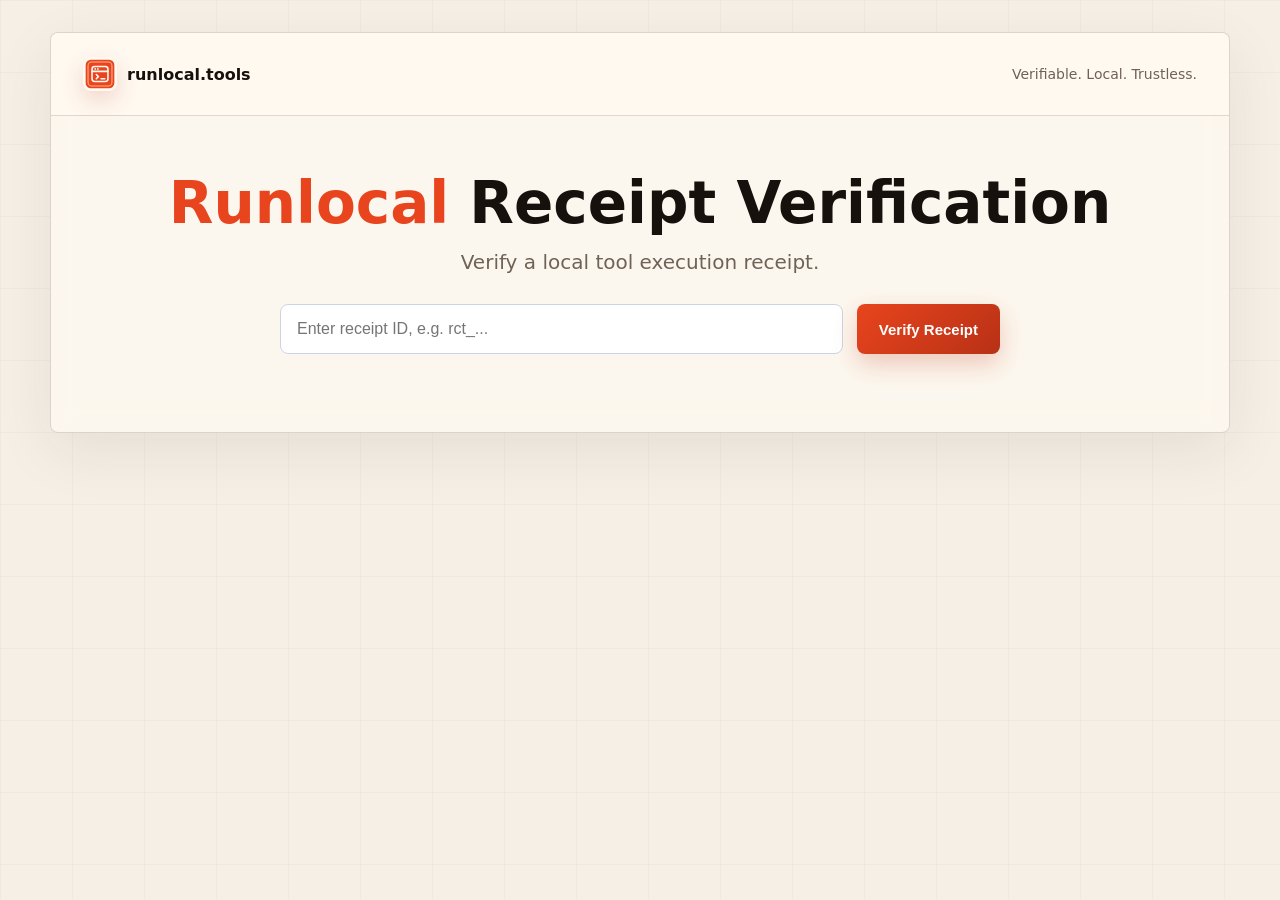
<file: rct_/index.html>
<!doctype html>
<html lang="en">
<head>
  <meta charset="utf-8" />
  <meta name="viewport" content="width=device-width, initial-scale=1" />
  <meta http-equiv="refresh" content="0; url=/verify.html" />
  <title>Redirecting to Receipt Verification - runlocal.tools</title>
  <link rel="icon" href="/assets/favicon.svg" type="image/svg+xml" />
  <link rel="stylesheet" href="/assets/design-tokens.css" />
  <style>
    * {
      box-sizing: border-box;
    }

    body {
      min-height: 100vh;
      margin: 0;
      display: grid;
      place-items: center;
      padding: 24px;
      color: var(--ink);
      background:
        linear-gradient(rgba(54, 42, 32, 0.028) 1px, transparent 1px),
        linear-gradient(90deg, rgba(54, 42, 32, 0.028) 1px, transparent 1px),
        var(--bg);
      background-size: 72px 72px, 72px 72px, auto;
      font-family: var(--rlt-font-sans);
      line-height: 1.5;
    }

    main {
      width: min(100%, 560px);
      padding: 28px;
      border: 1px solid var(--line);
      border-radius: var(--radius);
      background: rgba(255, 250, 241, 0.74);
      box-shadow: var(--shadow);
    }

    h1 {
      margin: 0 0 10px;
      font-size: 28px;
      line-height: 1.1;
      letter-spacing: 0;
    }

    p {
      margin: 0 0 18px;
      color: var(--muted);
    }

    a {
      min-height: 42px;
      display: inline-flex;
      align-items: center;
      justify-content: center;
      padding: 0 14px;
      border: 1px solid var(--green-dark);
      border-radius: var(--radius);
      background: var(--green);
      color: var(--paper);
      font-weight: 700;
      text-decoration: none;
    }
  </style>
</head>
<body>
  <main>
    <h1>Receipt verification moved.</h1>
    <p>This route now points to the canonical receipt verification page.</p>
    <a id="verifyLink" href="/verify.html">Open Receipt Verification</a>
  </main>

  <script>
    const target = new URL("/verify.html", window.location.origin);
    target.search = window.location.search;
    document.getElementById("verifyLink").href = target.toString();
    window.location.replace(target.toString());
  </script>
</body>
</html>
</file>
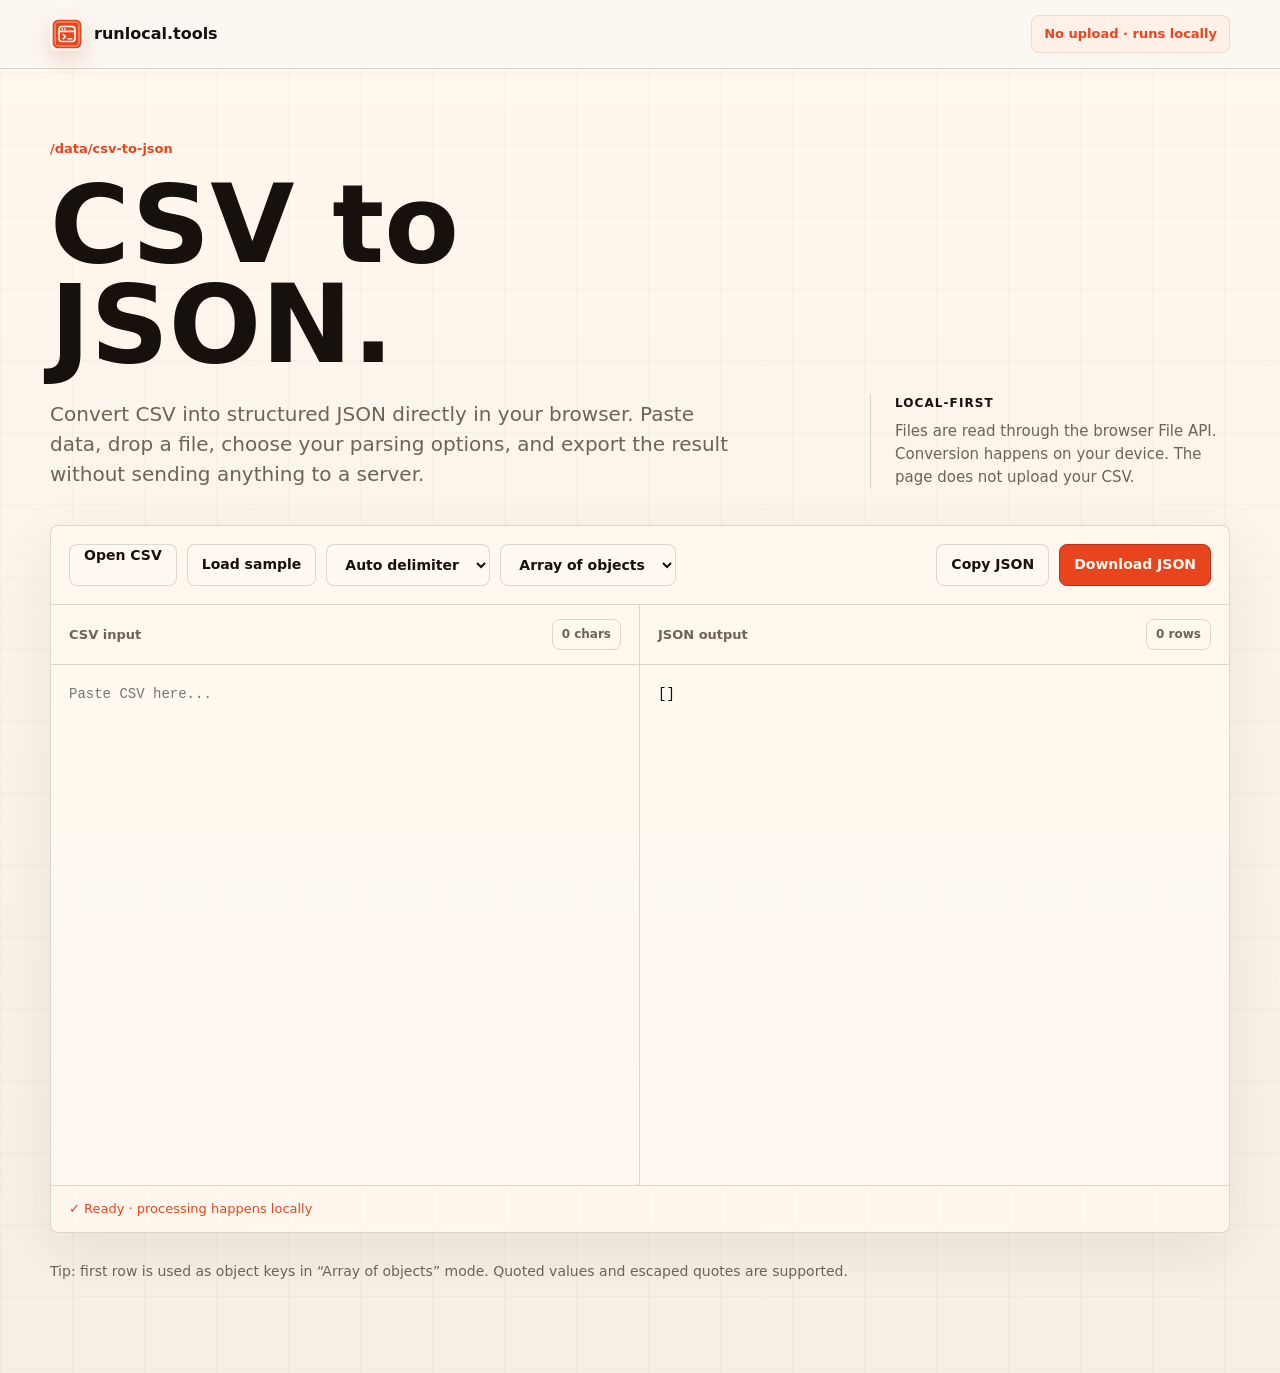
<file: data/csv-to-json/index.html>
<!DOCTYPE html>
<html lang="en">
<head>
  <meta charset="UTF-8" />
  <meta name="viewport" content="width=device-width, initial-scale=1.0" />

  <title>CSV to JSON — runlocal.tools</title>
  <meta name="description" content="Convert CSV to JSON locally in your browser. No upload required." />
  <link rel="icon" href="/assets/favicon.svg" type="image/svg+xml" />

  <style>
    :root {
      --bg: #f5efe5;
      --paper: #fffaf1;
      --ink: #16110d;
      --muted: #6f6257;
      --faint: #a99c90;
      --line: rgba(54, 42, 32, 0.16);
      --line-strong: rgba(54, 42, 32, 0.28);
      --green: #e8441d;
      --green-soft: #fff0e8;
      --red: #e8441d;
      --red-soft: #fff0ee;
      --radius: 8px;
      --max: 1180px;
      --shadow: 0 18px 60px rgba(54, 42, 32, 0.08);
    }

    * { box-sizing: border-box; }

    body {
      margin: 0;
      color: var(--ink);
      background:
        linear-gradient(rgba(54, 42, 32, 0.028) 1px, transparent 1px),
        linear-gradient(90deg, rgba(54, 42, 32, 0.028) 1px, transparent 1px),
        linear-gradient(180deg, #fff8ee 0%, var(--bg) 100%);
      background-size: 72px 72px, 72px 72px, auto;
      font-family: ui-sans-serif, system-ui, -apple-system, BlinkMacSystemFont, "Segoe UI", Arial, sans-serif;
      line-height: 1.55;
      -webkit-font-smoothing: antialiased;
    }

    .wrap {
      width: min(calc(100% - 36px), var(--max));
      margin: 0 auto;
    }

    header {
      border-bottom: 1px solid var(--line);
      background: rgba(250, 248, 242, 0.82);
      backdrop-filter: blur(16px);
      position: sticky;
      top: 0;
      z-index: 10;
    }

    .header-inner {
      min-height: 68px;
      display: flex;
      align-items: center;
      justify-content: space-between;
      gap: 20px;
    }

    .brand {
      display: inline-flex;
      align-items: center;
      gap: 10px;
      text-decoration: none;
      color: var(--ink);
      font-weight: 720;
      letter-spacing: 0;
    }

    .brand-mark {
      width: 34px;
      height: 34px;
      display: block;
      border-radius: var(--radius);
      box-shadow: 0 9px 22px rgba(184, 49, 22, 0.18);
    }

    .privacy {
      color: var(--green);
      background: var(--green-soft);
      border: 1px solid rgba(232, 68, 29, 0.16);
      border-radius: var(--radius);
      padding: 8px 12px;
      font-size: 13px;
      font-weight: 760;
    }

    main {
      padding: 70px 0 90px;
    }

    .hero {
      display: grid;
      grid-template-columns: 1fr 360px;
      gap: 46px;
      align-items: end;
      margin-bottom: 36px;
    }

    .kicker {
      color: var(--green);
      font-size: 13px;
      font-weight: 780;
      margin-bottom: 16px;
    }

    h1 {
      margin: 0;
      max-width: 10ch;
      font-size: 6.8rem;
      line-height: 0.92;
      letter-spacing: 0;
      font-weight: 760;
    }

    .lede {
      margin: 24px 0 0;
      max-width: 680px;
      color: var(--muted);
      font-size: 1.25rem;
      line-height: 1.5;
    }

    .note {
      border-left: 1px solid var(--line);
      padding-left: 24px;
      color: var(--muted);
      font-size: 15px;
    }

    .note strong {
      display: block;
      color: var(--ink);
      font-size: 12px;
      text-transform: uppercase;
      letter-spacing: .09em;
      margin-bottom: 7px;
    }

    .tool {
      border: 1px solid var(--line);
      border-radius: var(--radius);
      background: rgba(255, 250, 241, 0.72);
      box-shadow: var(--shadow);
      overflow: hidden;
    }

    .toolbar {
      display: flex;
      flex-wrap: wrap;
      gap: 12px;
      align-items: center;
      justify-content: space-between;
      padding: 18px;
      border-bottom: 1px solid var(--line);
    }

    .controls {
      display: flex;
      flex-wrap: wrap;
      gap: 10px;
      align-items: center;
    }

    button, .file-label, select, input[type="text"] {
      min-height: 42px;
      border-radius: var(--radius);
      border: 1px solid var(--line);
      background: rgba(255, 250, 241, 0.72);
      color: var(--ink);
      font: inherit;
      font-size: 14px;
      font-weight: 650;
      padding: 0 14px;
    }

    button, .file-label {
      cursor: pointer;
      transition: transform 150ms ease, background 150ms ease, border-color 150ms ease;
    }

    button:hover, .file-label:hover {
      transform: translateY(-1px);
      background: var(--paper);
      border-color: var(--line-strong);
    }

    .primary {
      background: var(--green);
      color: var(--paper);
      border-color: var(--green-dark);
    }

    .primary:hover {
      background: var(--green-dark);
    }

    input[type="file"] {
      display: none;
    }

    .grid {
      display: grid;
      grid-template-columns: 1fr 1fr;
      min-height: 580px;
    }

    .panel {
      min-width: 0;
      display: flex;
      flex-direction: column;
    }

    .panel:first-child {
      border-right: 1px solid var(--line);
    }

    .panel-head {
      display: flex;
      justify-content: space-between;
      gap: 16px;
      align-items: center;
      padding: 14px 18px;
      border-bottom: 1px solid var(--line);
      color: var(--muted);
      font-size: 13px;
      font-weight: 720;
    }

    textarea, pre {
      flex: 1;
      width: 100%;
      min-height: 520px;
      border: 0;
      outline: 0;
      margin: 0;
      padding: 18px;
      resize: none;
      background: rgba(255, 250, 241, 0.38);
      color: var(--ink);
      font: 14px/1.6 ui-monospace, SFMono-Regular, Menlo, Monaco, Consolas, monospace;
      overflow: auto;
      white-space: pre;
    }

    pre {
      user-select: text;
    }

    .status {
      display: flex;
      gap: 10px;
      align-items: center;
      padding: 13px 18px;
      border-top: 1px solid var(--line);
      color: var(--muted);
      font-size: 13px;
    }

    .status.ok { color: var(--green); }
    .status.error {
      color: var(--red);
      background: var(--red-soft);
    }

    .pill {
      border: 1px solid var(--line);
      border-radius: var(--radius);
      padding: 5px 9px;
      color: var(--muted);
      font-size: 12px;
    }

    .footer {
      margin-top: 28px;
      color: var(--muted);
      font-size: 14px;
    }

    @media (max-width: 900px) {
      .hero, .grid {
        grid-template-columns: 1fr;
      }

      h1 {
        font-size: 3.45rem;
      }

      .lede {
        font-size: 1.1rem;
      }

      .note {
        border-left: 0;
        border-top: 1px solid var(--line);
        padding: 20px 0 0;
      }

      .panel:first-child {
        border-right: 0;
        border-bottom: 1px solid var(--line);
      }

      textarea, pre {
        min-height: 360px;
      }
    }
  </style>
  <link rel="stylesheet" href="/assets/design-tokens.css" />
</head>

<body>
  <header>
    <div class="wrap header-inner">
      <a class="brand" href="/">
        <img class="brand-mark" src="/assets/runlocal-mark.svg" alt="" width="34" height="34" />
        <span>runlocal.tools</span>
      </a>
      <div class="privacy">No upload · runs locally</div>
    </div>
  </header>

  <main>
    <div class="wrap">
      <section class="hero">
        <div>
          <div class="kicker">/data/csv-to-json</div>
          <h1>CSV to JSON.</h1>
          <p class="lede">
            Convert CSV into structured JSON directly in your browser. Paste data, drop a file, choose your parsing options, and export the result without sending anything to a server.
          </p>
        </div>

        <aside class="note">
          <strong>Local-first</strong>
          Files are read through the browser File API. Conversion happens on your device. The page does not upload your CSV.
        </aside>
      </section>

      <section class="tool" aria-label="CSV to JSON converter">
        <div class="toolbar">
          <div class="controls">
            <label class="file-label">
              Open CSV
              <input id="fileInput" type="file" accept=".csv,text/csv,text/plain" />
            </label>

            <button id="sampleBtn" type="button">Load sample</button>

            <select id="delimiter">
              <option value="auto">Auto delimiter</option>
              <option value=",">Comma ,</option>
              <option value=";">Semicolon ;</option>
              <option value="tab">Tab</option>
              <option value="|">Pipe |</option>
            </select>

            <select id="outputMode">
              <option value="array">Array of objects</option>
              <option value="rows">Array of arrays</option>
            </select>
          </div>

          <div class="controls">
            <button id="copyBtn" type="button">Copy JSON</button>
            <button id="downloadBtn" class="primary" type="button">Download JSON</button>
          </div>
        </div>

        <div class="grid">
          <div class="panel">
            <div class="panel-head">
              <span>CSV input</span>
              <span id="inputMeta" class="pill">0 chars</span>
            </div>
            <textarea id="csvInput" spellcheck="false" placeholder="Paste CSV here..."></textarea>
          </div>

          <div class="panel">
            <div class="panel-head">
              <span>JSON output</span>
              <span id="outputMeta" class="pill">0 rows</span>
            </div>
            <pre id="jsonOutput" aria-live="polite">[]</pre>
          </div>
        </div>

        <div id="status" class="status ok">✓ Ready · processing happens locally</div>
      </section>

      <div class="footer">
        Tip: first row is used as object keys in “Array of objects” mode. Quoted values and escaped quotes are supported.
      </div>
    </div>
  </main>

  <script>
    const csvInput = document.getElementById("csvInput");
    const jsonOutput = document.getElementById("jsonOutput");
    const fileInput = document.getElementById("fileInput");
    const delimiterSelect = document.getElementById("delimiter");
    const outputMode = document.getElementById("outputMode");
    const statusEl = document.getElementById("status");
    const inputMeta = document.getElementById("inputMeta");
    const outputMeta = document.getElementById("outputMeta");

    const sample = `name,email,role,active
Ada Lovelace,ada@example.org,Analyst,true
Grace Hopper,grace@example.org,Engineer,true
Alan Turing,alan@example.org,Researcher,false`;

    function setStatus(message, type = "ok") {
      statusEl.className = `status ${type}`;
      statusEl.textContent = message;
    }

    function detectDelimiter(text) {
      const firstLine = text.split(/\r?\n/).find(line => line.trim().length > 0) || "";
      const candidates = [",", ";", "\t", "|"];
      let best = ",";
      let bestCount = -1;

      for (const delimiter of candidates) {
        let count = 0;
        let inQuotes = false;

        for (let i = 0; i < firstLine.length; i++) {
          const char = firstLine[i];
          const next = firstLine[i + 1];

          if (char === '"' && next === '"') {
            i++;
            continue;
          }

          if (char === '"') {
            inQuotes = !inQuotes;
            continue;
          }

          if (!inQuotes && char === delimiter) count++;
        }

        if (count > bestCount) {
          best = delimiter;
          bestCount = count;
        }
      }

      return best;
    }

    function getDelimiter(text) {
      const value = delimiterSelect.value;
      if (value === "auto") return detectDelimiter(text);
      if (value === "tab") return "\t";
      return value;
    }

    function parseCSV(text, delimiter) {
      const rows = [];
      let row = [];
      let value = "";
      let inQuotes = false;

      for (let i = 0; i < text.length; i++) {
        const char = text[i];
        const next = text[i + 1];

        if (char === '"' && inQuotes && next === '"') {
          value += '"';
          i++;
          continue;
        }

        if (char === '"') {
          inQuotes = !inQuotes;
          continue;
        }

        if (!inQuotes && char === delimiter) {
          row.push(value);
          value = "";
          continue;
        }

        if (!inQuotes && (char === "\n" || char === "\r")) {
          if (char === "\r" && next === "\n") i++;
          row.push(value);
          if (row.some(cell => cell.trim() !== "")) rows.push(row);
          row = [];
          value = "";
          continue;
        }

        value += char;
      }

      row.push(value);
      if (row.some(cell => cell.trim() !== "")) rows.push(row);

      if (inQuotes) {
        throw new Error("Unclosed quoted value.");
      }

      return rows;
    }

    function coerce(value) {
      const trimmed = value.trim();

      if (trimmed === "") return "";
      if (/^(true|false)$/i.test(trimmed)) return trimmed.toLowerCase() === "true";
      if (/^null$/i.test(trimmed)) return null;
      if (/^-?\d+(\.\d+)?$/.test(trimmed)) return Number(trimmed);

      return value;
    }

    function rowsToObjects(rows) {
      if (rows.length === 0) return [];

      const headers = rows[0].map((header, index) => {
        const clean = header.trim();
        return clean || `column_${index + 1}`;
      });

      return rows.slice(1).map(row => {
        const obj = {};

        headers.forEach((header, index) => {
          obj[header] = coerce(row[index] ?? "");
        });

        return obj;
      });
    }

    function convert() {
      const text = csvInput.value;
      inputMeta.textContent = `${text.length.toLocaleString()} chars`;

      if (!text.trim()) {
        jsonOutput.textContent = "[]";
        outputMeta.textContent = "0 rows";
        setStatus("✓ Ready · processing happens locally");
        return;
      }

      try {
        const delimiter = getDelimiter(text);
        const rows = parseCSV(text, delimiter);
        const result = outputMode.value === "array"
          ? rowsToObjects(rows)
          : rows.map(row => row.map(coerce));

        jsonOutput.textContent = JSON.stringify(result, null, 2);
        outputMeta.textContent = `${rows.length.toLocaleString()} row${rows.length === 1 ? "" : "s"}`;
        setStatus(`✓ Converted locally · delimiter: ${delimiter === "\t" ? "tab" : delimiter}`);
      } catch (error) {
        jsonOutput.textContent = "[]";
        outputMeta.textContent = "0 rows";
        setStatus(`Error: ${error.message}`, "error");
      }
    }

    csvInput.addEventListener("input", convert);
    delimiterSelect.addEventListener("change", convert);
    outputMode.addEventListener("change", convert);

    document.getElementById("sampleBtn").addEventListener("click", () => {
      csvInput.value = sample;
      convert();
    });

    fileInput.addEventListener("change", async () => {
      const file = fileInput.files?.[0];
      if (!file) return;

      const text = await file.text();
      csvInput.value = text;
      convert();
      setStatus(`✓ Loaded ${file.name} locally · no upload`);
    });

    document.getElementById("copyBtn").addEventListener("click", async () => {
      try {
        await navigator.clipboard.writeText(jsonOutput.textContent);
        setStatus("✓ JSON copied to clipboard");
      } catch {
        setStatus("Could not copy automatically. Select the output manually.", "error");
      }
    });

    document.getElementById("downloadBtn").addEventListener("click", () => {
      const blob = new Blob([jsonOutput.textContent], { type: "application/json" });
      const url = URL.createObjectURL(blob);
      const a = document.createElement("a");
      a.href = url;
      a.download = "converted.json";
      document.body.appendChild(a);
      a.click();
      a.remove();
      URL.revokeObjectURL(url);
      setStatus("✓ JSON downloaded");
    });

    convert();
  </script>
</body>
</html>
</file>
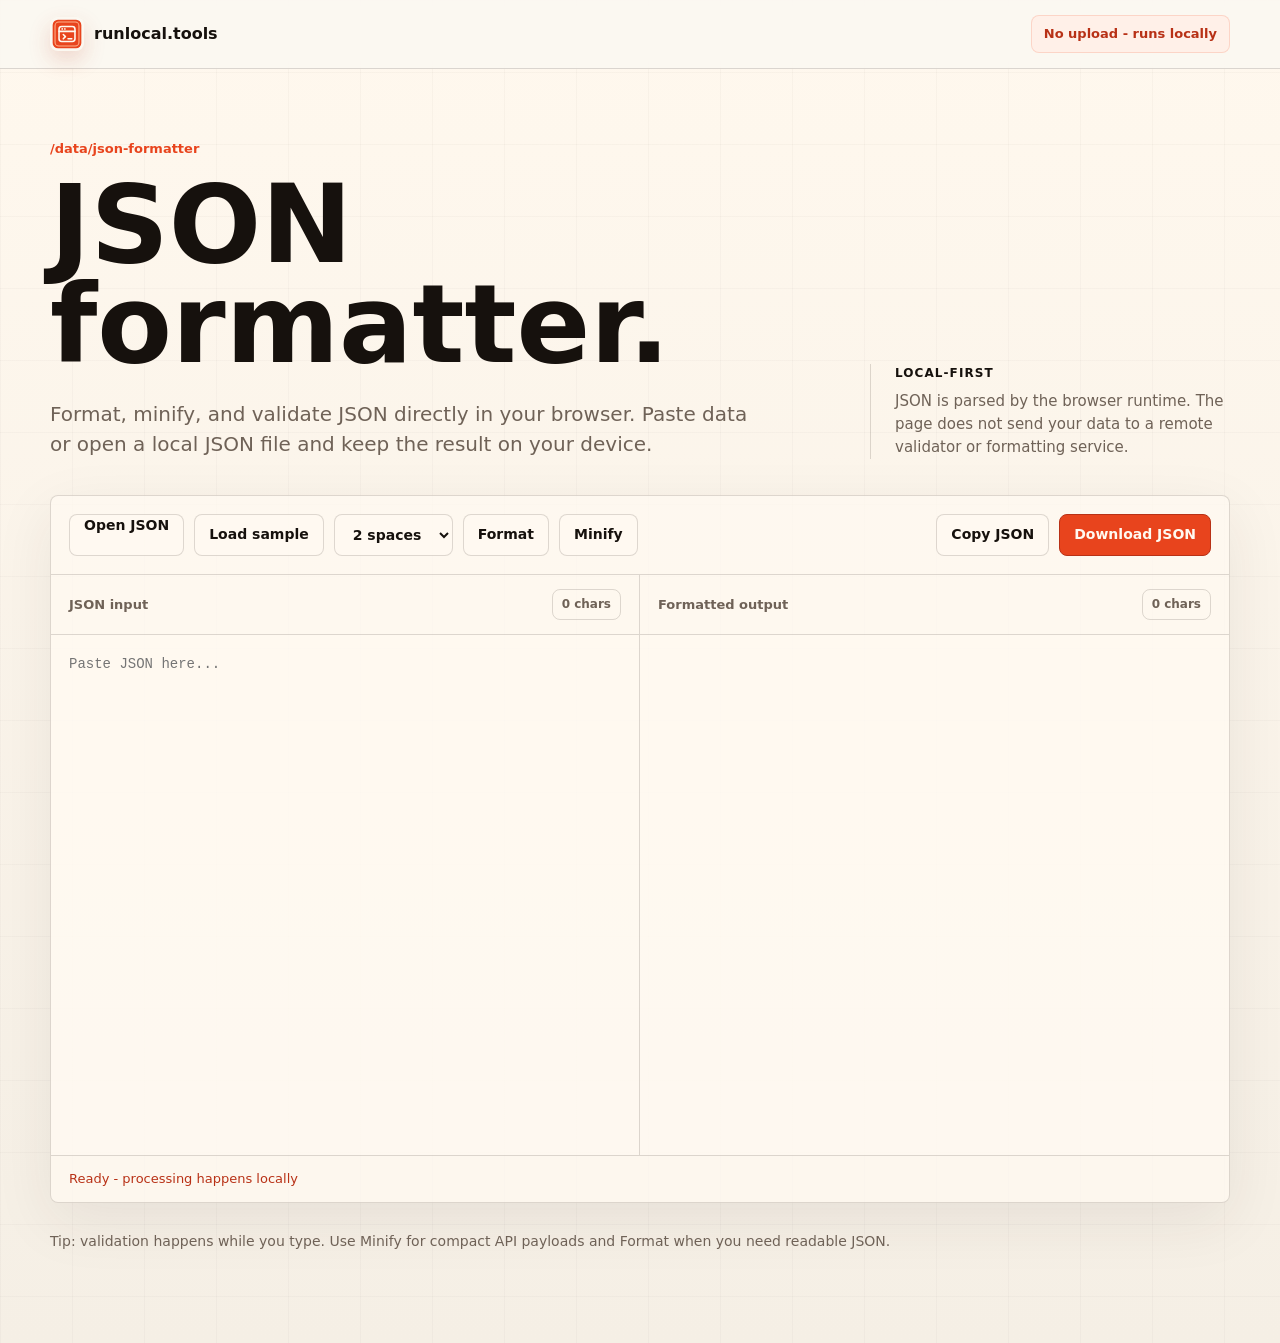
<file: data/json-formatter/index.html>
<!DOCTYPE html>
<html lang="en">
<head>
  <meta charset="UTF-8" />
  <meta name="viewport" content="width=device-width, initial-scale=1.0" />

  <title>JSON Formatter - runlocal.tools</title>
  <meta name="description" content="Format, minify, and validate JSON locally in your browser. No upload required." />
  <link rel="icon" href="/assets/favicon.svg" type="image/svg+xml" />

  <style>
    :root {
      --bg: #f5efe5;
      --paper: #fffaf1;
      --ink: #16110d;
      --muted: #6f6257;
      --faint: #a99c90;
      --line: rgba(54, 42, 32, 0.16);
      --line-strong: rgba(54, 42, 32, 0.28);
      --green: #e8441d;
      --green-dark: #b83116;
      --green-soft: #fff0e8;
      --red: #e8441d;
      --red-soft: #fff0ee;
      --radius: 8px;
      --max: 1180px;
      --shadow: 0 18px 60px rgba(54, 42, 32, 0.08);
    }

    * { box-sizing: border-box; }

    body {
      margin: 0;
      color: var(--ink);
      background:
        linear-gradient(rgba(54, 42, 32, 0.028) 1px, transparent 1px),
        linear-gradient(90deg, rgba(54, 42, 32, 0.028) 1px, transparent 1px),
        linear-gradient(180deg, #fff8ee 0%, var(--bg) 100%);
      background-size: 72px 72px, 72px 72px, auto;
      font-family: ui-sans-serif, system-ui, -apple-system, BlinkMacSystemFont, "Segoe UI", Arial, sans-serif;
      line-height: 1.55;
      -webkit-font-smoothing: antialiased;
    }

    .wrap {
      width: min(calc(100% - 36px), var(--max));
      margin: 0 auto;
    }

    header {
      border-bottom: 1px solid var(--line);
      background: rgba(250, 248, 242, 0.82);
      backdrop-filter: blur(16px);
      position: sticky;
      top: 0;
      z-index: 10;
    }

    .header-inner {
      min-height: 68px;
      display: flex;
      align-items: center;
      justify-content: space-between;
      gap: 20px;
    }

    .brand {
      display: inline-flex;
      align-items: center;
      gap: 10px;
      text-decoration: none;
      color: var(--ink);
      font-weight: 720;
      letter-spacing: 0;
    }

    .brand-mark {
      width: 34px;
      height: 34px;
      display: block;
      border-radius: var(--radius);
      box-shadow: 0 9px 22px rgba(184, 49, 22, 0.18);
    }

    .privacy {
      color: var(--green-dark);
      background: var(--green-soft);
      border: 1px solid rgba(232, 68, 29, 0.16);
      border-radius: var(--radius);
      padding: 8px 12px;
      font-size: 13px;
      font-weight: 760;
      white-space: nowrap;
    }

    main {
      padding: 70px 0 90px;
    }

    .hero {
      display: grid;
      grid-template-columns: minmax(0, 1fr) 360px;
      gap: 46px;
      align-items: end;
      margin-bottom: 36px;
    }

    .kicker {
      color: var(--green);
      font-size: 13px;
      font-weight: 780;
      margin-bottom: 16px;
    }

    h1 {
      margin: 0;
      max-width: 11ch;
      font-size: 6.8rem;
      line-height: 0.92;
      letter-spacing: 0;
      font-weight: 760;
    }

    .lede {
      margin: 24px 0 0;
      max-width: 700px;
      color: var(--muted);
      font-size: 1.25rem;
      line-height: 1.5;
    }

    .note {
      border-left: 1px solid var(--line);
      padding-left: 24px;
      color: var(--muted);
      font-size: 15px;
    }

    .note strong {
      display: block;
      color: var(--ink);
      font-size: 12px;
      text-transform: uppercase;
      letter-spacing: .09em;
      margin-bottom: 7px;
    }

    .tool {
      border: 1px solid var(--line);
      border-radius: var(--radius);
      background: rgba(255, 250, 241, 0.72);
      box-shadow: var(--shadow);
      overflow: hidden;
    }

    .toolbar {
      display: flex;
      flex-wrap: wrap;
      gap: 12px;
      align-items: center;
      justify-content: space-between;
      padding: 18px;
      border-bottom: 1px solid var(--line);
    }

    .controls {
      display: flex;
      flex-wrap: wrap;
      gap: 10px;
      align-items: center;
    }

    button, .file-label, select {
      min-height: 42px;
      border-radius: var(--radius);
      border: 1px solid var(--line);
      background: rgba(255, 250, 241, 0.72);
      color: var(--ink);
      font: inherit;
      font-size: 14px;
      font-weight: 650;
      padding: 0 14px;
    }

    button, .file-label {
      cursor: pointer;
      transition: transform 150ms ease, background 150ms ease, border-color 150ms ease;
    }

    button:hover, .file-label:hover {
      transform: translateY(-1px);
      background: var(--paper);
      border-color: var(--line-strong);
    }

    .primary {
      background: var(--green);
      color: var(--paper);
      border-color: var(--green-dark);
    }

    .primary:hover {
      background: var(--green-dark);
    }

    input[type="file"] {
      display: none;
    }

    .grid {
      display: grid;
      grid-template-columns: 1fr 1fr;
      min-height: 580px;
    }

    .panel {
      min-width: 0;
      display: flex;
      flex-direction: column;
    }

    .panel:first-child {
      border-right: 1px solid var(--line);
    }

    .panel-head {
      display: flex;
      justify-content: space-between;
      gap: 16px;
      align-items: center;
      padding: 14px 18px;
      border-bottom: 1px solid var(--line);
      color: var(--muted);
      font-size: 13px;
      font-weight: 720;
    }

    textarea, pre {
      flex: 1;
      width: 100%;
      min-height: 520px;
      border: 0;
      outline: 0;
      margin: 0;
      padding: 18px;
      resize: none;
      background: rgba(255, 250, 241, 0.38);
      color: var(--ink);
      font: 14px/1.6 ui-monospace, SFMono-Regular, Menlo, Monaco, Consolas, monospace;
      overflow: auto;
      white-space: pre;
    }

    pre {
      user-select: text;
    }

    .status {
      display: flex;
      gap: 10px;
      align-items: center;
      padding: 13px 18px;
      border-top: 1px solid var(--line);
      color: var(--muted);
      font-size: 13px;
    }

    .status.ok { color: var(--green-dark); }
    .status.error {
      color: var(--red);
      background: var(--red-soft);
    }

    .pill {
      border: 1px solid var(--line);
      border-radius: var(--radius);
      padding: 5px 9px;
      color: var(--muted);
      font-size: 12px;
      white-space: nowrap;
    }

    .footer {
      margin-top: 28px;
      color: var(--muted);
      font-size: 14px;
    }

    @media (max-width: 900px) {
      .hero, .grid {
        grid-template-columns: 1fr;
      }

      h1 {
        font-size: 3.45rem;
      }

      .lede {
        font-size: 1.1rem;
      }

      .note {
        border-left: 0;
        border-top: 1px solid var(--line);
        padding: 20px 0 0;
      }

      .panel:first-child {
        border-right: 0;
        border-bottom: 1px solid var(--line);
      }

      textarea, pre {
        min-height: 360px;
      }
    }
  </style>
  <link rel="stylesheet" href="/assets/design-tokens.css" />
</head>

<body>
  <header>
    <div class="wrap header-inner">
      <a class="brand" href="/">
        <img class="brand-mark" src="/assets/runlocal-mark.svg" alt="" width="34" height="34" />
        <span>runlocal.tools</span>
      </a>
      <div class="privacy">No upload - runs locally</div>
    </div>
  </header>

  <main>
    <div class="wrap">
      <section class="hero">
        <div>
          <div class="kicker">/data/json-formatter</div>
          <h1>JSON formatter.</h1>
          <p class="lede">
            Format, minify, and validate JSON directly in your browser. Paste data or open a local JSON file and keep the result on your device.
          </p>
        </div>

        <aside class="note">
          <strong>Local-first</strong>
          JSON is parsed by the browser runtime. The page does not send your data to a remote validator or formatting service.
        </aside>
      </section>

      <section class="tool" aria-label="JSON formatter and validator">
        <div class="toolbar">
          <div class="controls">
            <label class="file-label">
              Open JSON
              <input id="fileInput" type="file" accept=".json,application/json,text/plain" />
            </label>

            <button id="sampleBtn" type="button">Load sample</button>

            <select id="indent" aria-label="Indentation">
              <option value="2">2 spaces</option>
              <option value="4">4 spaces</option>
              <option value="tab">Tab</option>
            </select>

            <button id="formatBtn" type="button">Format</button>
            <button id="minifyBtn" type="button">Minify</button>
          </div>

          <div class="controls">
            <button id="copyBtn" type="button">Copy JSON</button>
            <button id="downloadBtn" class="primary" type="button">Download JSON</button>
          </div>
        </div>

        <div class="grid">
          <div class="panel">
            <div class="panel-head">
              <span>JSON input</span>
              <span id="inputMeta" class="pill">0 chars</span>
            </div>
            <textarea id="jsonInput" spellcheck="false" placeholder="Paste JSON here..."></textarea>
          </div>

          <div class="panel">
            <div class="panel-head">
              <span>Formatted output</span>
              <span id="outputMeta" class="pill">0 chars</span>
            </div>
            <pre id="jsonOutput" aria-live="polite"></pre>
          </div>
        </div>

        <div id="status" class="status ok" aria-live="polite">Ready - processing happens locally</div>
      </section>

      <div class="footer">
        Tip: validation happens while you type. Use Minify for compact API payloads and Format when you need readable JSON.
      </div>
    </div>
  </main>

  <script>
    const jsonInput = document.getElementById("jsonInput");
    const jsonOutput = document.getElementById("jsonOutput");
    const fileInput = document.getElementById("fileInput");
    const indentSelect = document.getElementById("indent");
    const statusEl = document.getElementById("status");
    const inputMeta = document.getElementById("inputMeta");
    const outputMeta = document.getElementById("outputMeta");

    let outputMode = "format";

    const sample = `{
  "tool": "csv-to-json",
  "runs_locally": true,
  "formats": ["csv", "json"],
  "limits": {
    "uploads": false,
    "accounts": false
  }
}`;

    function setStatus(message, type = "ok") {
      statusEl.className = `status ${type}`;
      statusEl.textContent = message;
    }

    function spacing() {
      return indentSelect.value === "tab" ? "\t" : Number(indentSelect.value);
    }

    function describeJson(value) {
      if (Array.isArray(value)) return `array - ${value.length.toLocaleString()} item${value.length === 1 ? "" : "s"}`;
      if (value === null) return "null";
      if (typeof value === "object") return `object - ${Object.keys(value).length.toLocaleString()} key${Object.keys(value).length === 1 ? "" : "s"}`;
      return typeof value;
    }

    function render() {
      const text = jsonInput.value;
      inputMeta.textContent = `${text.length.toLocaleString()} chars`;

      if (!text.trim()) {
        jsonOutput.textContent = "";
        outputMeta.textContent = "0 chars";
        setStatus("Ready - processing happens locally");
        return;
      }

      try {
        const parsed = JSON.parse(text);
        const formatted = outputMode === "minify"
          ? JSON.stringify(parsed)
          : JSON.stringify(parsed, null, spacing());

        jsonOutput.textContent = formatted;
        outputMeta.textContent = `${formatted.length.toLocaleString()} chars`;
        setStatus(`Valid JSON - ${describeJson(parsed)}`);
      } catch (error) {
        jsonOutput.textContent = "";
        outputMeta.textContent = "0 chars";
        setStatus(`Invalid JSON: ${error.message}`, "error");
      }
    }

    jsonInput.addEventListener("input", render);
    indentSelect.addEventListener("change", render);

    document.getElementById("formatBtn").addEventListener("click", () => {
      outputMode = "format";
      render();
    });

    document.getElementById("minifyBtn").addEventListener("click", () => {
      outputMode = "minify";
      render();
    });

    document.getElementById("sampleBtn").addEventListener("click", () => {
      jsonInput.value = sample;
      outputMode = "format";
      render();
    });

    fileInput.addEventListener("change", async () => {
      const file = fileInput.files?.[0];
      if (!file) return;

      const text = await file.text();
      jsonInput.value = text;
      outputMode = "format";
      render();
      setStatus(`Loaded ${file.name} locally - no upload`);
    });

    document.getElementById("copyBtn").addEventListener("click", async () => {
      try {
        await navigator.clipboard.writeText(jsonOutput.textContent);
        setStatus("JSON copied to clipboard");
      } catch {
        setStatus("Could not copy automatically. Select the output manually.", "error");
      }
    });

    document.getElementById("downloadBtn").addEventListener("click", () => {
      if (!jsonOutput.textContent.trim()) {
        setStatus("Nothing to download yet.", "error");
        return;
      }

      const blob = new Blob([jsonOutput.textContent], { type: "application/json" });
      const url = URL.createObjectURL(blob);
      const a = document.createElement("a");
      a.href = url;
      a.download = outputMode === "minify" ? "minified.json" : "formatted.json";
      document.body.appendChild(a);
      a.click();
      a.remove();
      URL.revokeObjectURL(url);
      setStatus("JSON downloaded");
    });

    render();
  </script>
</body>
</html>
</file>
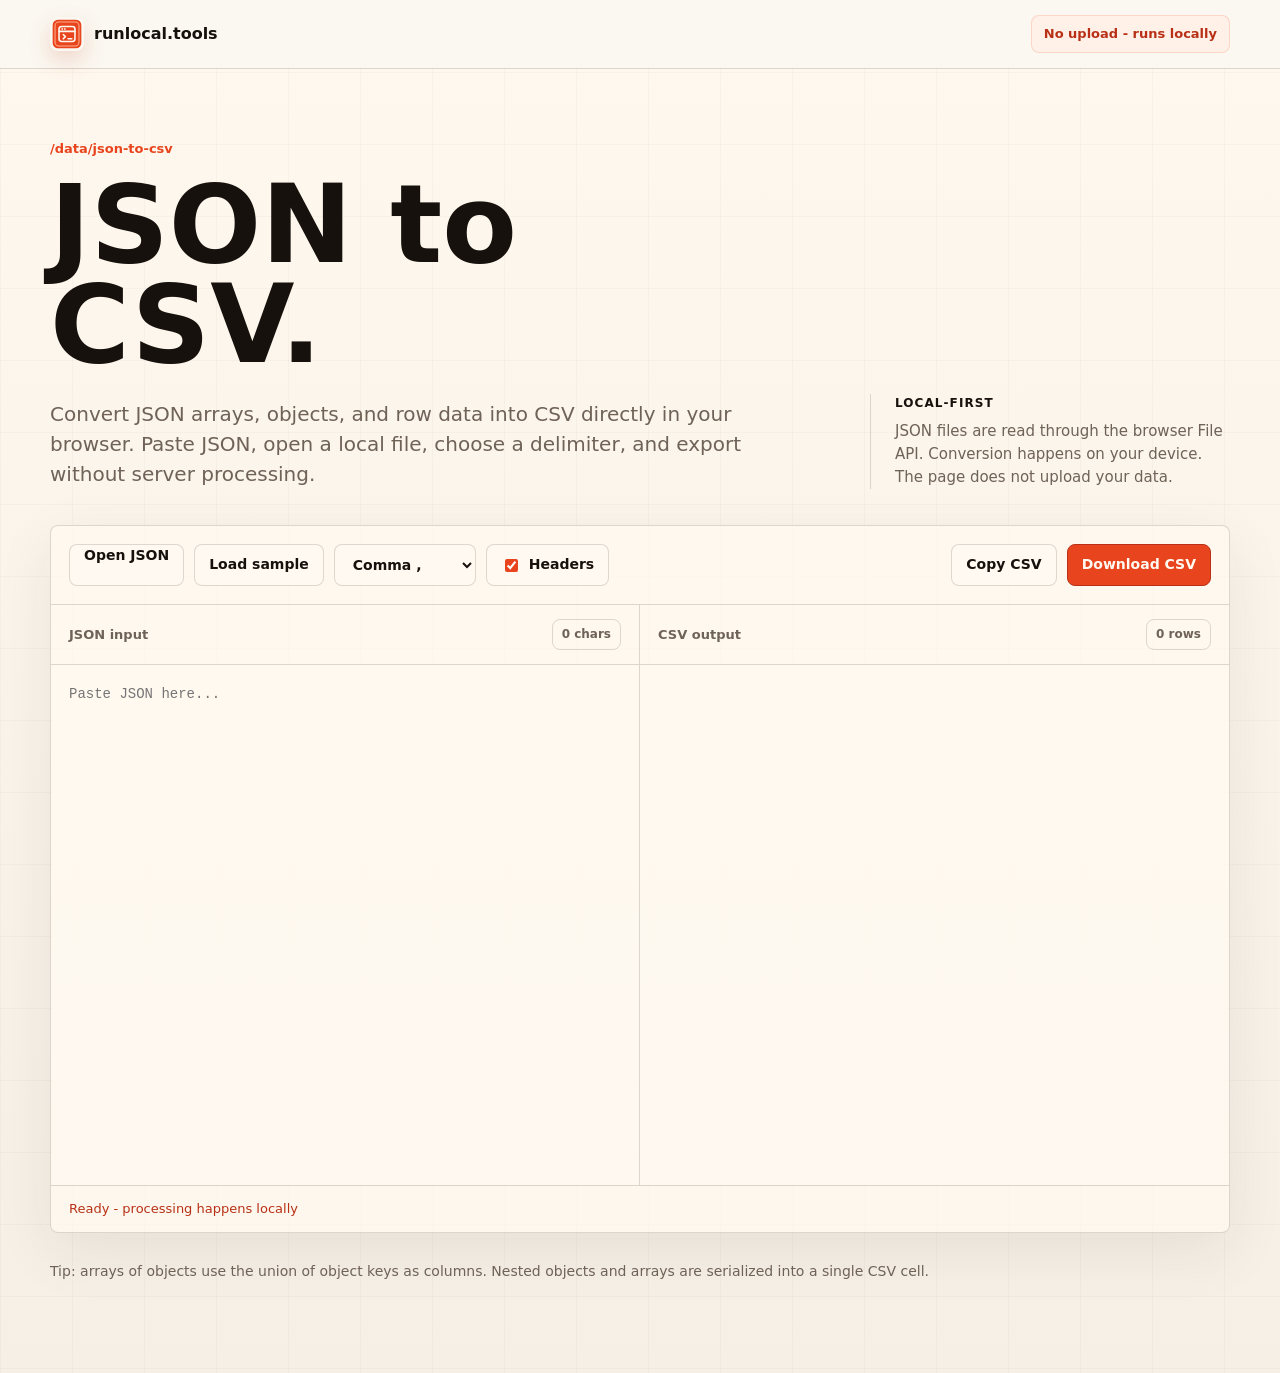
<file: data/json-to-csv/index.html>
<!DOCTYPE html>
<html lang="en">
<head>
  <meta charset="UTF-8" />
  <meta name="viewport" content="width=device-width, initial-scale=1.0" />

  <title>JSON to CSV - runlocal.tools</title>
  <meta name="description" content="Convert JSON to CSV locally in your browser. No upload required." />
  <link rel="icon" href="/assets/favicon.svg" type="image/svg+xml" />

  <style>
    :root {
      --bg: #f5efe5;
      --paper: #fffaf1;
      --ink: #16110d;
      --muted: #6f6257;
      --faint: #a99c90;
      --line: rgba(54, 42, 32, 0.16);
      --line-strong: rgba(54, 42, 32, 0.28);
      --green: #e8441d;
      --green-dark: #b83116;
      --green-soft: #fff0e8;
      --red: #e8441d;
      --red-soft: #fff0ee;
      --radius: 8px;
      --max: 1180px;
      --shadow: 0 18px 60px rgba(54, 42, 32, 0.08);
    }

    * { box-sizing: border-box; }

    body {
      margin: 0;
      color: var(--ink);
      background:
        linear-gradient(rgba(54, 42, 32, 0.028) 1px, transparent 1px),
        linear-gradient(90deg, rgba(54, 42, 32, 0.028) 1px, transparent 1px),
        linear-gradient(180deg, #fff8ee 0%, var(--bg) 100%);
      background-size: 72px 72px, 72px 72px, auto;
      font-family: ui-sans-serif, system-ui, -apple-system, BlinkMacSystemFont, "Segoe UI", Arial, sans-serif;
      line-height: 1.55;
      -webkit-font-smoothing: antialiased;
    }

    .wrap {
      width: min(calc(100% - 36px), var(--max));
      margin: 0 auto;
    }

    header {
      border-bottom: 1px solid var(--line);
      background: rgba(250, 248, 242, 0.82);
      backdrop-filter: blur(16px);
      position: sticky;
      top: 0;
      z-index: 10;
    }

    .header-inner {
      min-height: 68px;
      display: flex;
      align-items: center;
      justify-content: space-between;
      gap: 20px;
    }

    .brand {
      display: inline-flex;
      align-items: center;
      gap: 10px;
      text-decoration: none;
      color: var(--ink);
      font-weight: 720;
      letter-spacing: 0;
    }

    .brand-mark {
      width: 34px;
      height: 34px;
      display: block;
      border-radius: var(--radius);
      box-shadow: 0 9px 22px rgba(184, 49, 22, 0.18);
    }

    .privacy {
      color: var(--green-dark);
      background: var(--green-soft);
      border: 1px solid rgba(232, 68, 29, 0.16);
      border-radius: var(--radius);
      padding: 8px 12px;
      font-size: 13px;
      font-weight: 760;
      white-space: nowrap;
    }

    main {
      padding: 70px 0 90px;
    }

    .hero {
      display: grid;
      grid-template-columns: minmax(0, 1fr) 360px;
      gap: 46px;
      align-items: end;
      margin-bottom: 36px;
    }

    .kicker {
      color: var(--green);
      font-size: 13px;
      font-weight: 780;
      margin-bottom: 16px;
    }

    h1 {
      margin: 0;
      max-width: 10ch;
      font-size: 6.8rem;
      line-height: 0.92;
      letter-spacing: 0;
      font-weight: 760;
    }

    .lede {
      margin: 24px 0 0;
      max-width: 700px;
      color: var(--muted);
      font-size: 1.25rem;
      line-height: 1.5;
    }

    .note {
      border-left: 1px solid var(--line);
      padding-left: 24px;
      color: var(--muted);
      font-size: 15px;
    }

    .note strong {
      display: block;
      color: var(--ink);
      font-size: 12px;
      text-transform: uppercase;
      letter-spacing: .09em;
      margin-bottom: 7px;
    }

    .tool {
      border: 1px solid var(--line);
      border-radius: var(--radius);
      background: rgba(255, 250, 241, 0.72);
      box-shadow: var(--shadow);
      overflow: hidden;
    }

    .toolbar {
      display: flex;
      flex-wrap: wrap;
      gap: 12px;
      align-items: center;
      justify-content: space-between;
      padding: 18px;
      border-bottom: 1px solid var(--line);
    }

    .controls {
      display: flex;
      flex-wrap: wrap;
      gap: 10px;
      align-items: center;
    }

    button, .file-label, select, .check {
      min-height: 42px;
      border-radius: var(--radius);
      border: 1px solid var(--line);
      background: rgba(255, 250, 241, 0.72);
      color: var(--ink);
      font: inherit;
      font-size: 14px;
      font-weight: 650;
      padding: 0 14px;
    }

    button, .file-label {
      cursor: pointer;
      transition: transform 150ms ease, background 150ms ease, border-color 150ms ease;
    }

    button:hover, .file-label:hover {
      transform: translateY(-1px);
      background: var(--paper);
      border-color: var(--line-strong);
    }

    button:disabled {
      opacity: 0.45;
      cursor: not-allowed;
      transform: none;
    }

    .primary {
      background: var(--green);
      color: var(--paper);
      border-color: var(--green-dark);
    }

    .primary:hover {
      background: var(--green-dark);
    }

    .check {
      display: inline-flex;
      align-items: center;
      gap: 8px;
      cursor: pointer;
    }

    input[type="file"] {
      display: none;
    }

    input[type="checkbox"] {
      accent-color: var(--green);
    }

    .grid {
      display: grid;
      grid-template-columns: 1fr 1fr;
      min-height: 580px;
    }

    .panel {
      min-width: 0;
      display: flex;
      flex-direction: column;
    }

    .panel:first-child {
      border-right: 1px solid var(--line);
    }

    .panel-head {
      display: flex;
      justify-content: space-between;
      gap: 16px;
      align-items: center;
      padding: 14px 18px;
      border-bottom: 1px solid var(--line);
      color: var(--muted);
      font-size: 13px;
      font-weight: 720;
    }

    textarea, pre {
      flex: 1;
      width: 100%;
      min-height: 520px;
      border: 0;
      outline: 0;
      margin: 0;
      padding: 18px;
      resize: none;
      background: rgba(255, 250, 241, 0.38);
      color: var(--ink);
      font: 14px/1.6 ui-monospace, SFMono-Regular, Menlo, Monaco, Consolas, monospace;
      overflow: auto;
      white-space: pre;
    }

    pre {
      user-select: text;
    }

    .status {
      display: flex;
      gap: 10px;
      align-items: center;
      padding: 13px 18px;
      border-top: 1px solid var(--line);
      color: var(--muted);
      font-size: 13px;
    }

    .status.ok { color: var(--green-dark); }
    .status.error {
      color: var(--red);
      background: var(--red-soft);
    }

    .pill {
      border: 1px solid var(--line);
      border-radius: var(--radius);
      padding: 5px 9px;
      color: var(--muted);
      font-size: 12px;
      white-space: nowrap;
    }

    .footer {
      margin-top: 28px;
      color: var(--muted);
      font-size: 14px;
    }

    @media (max-width: 900px) {
      .hero, .grid {
        grid-template-columns: 1fr;
      }

      h1 {
        font-size: 3.45rem;
      }

      .lede {
        font-size: 1.1rem;
      }

      .note {
        border-left: 0;
        border-top: 1px solid var(--line);
        padding: 20px 0 0;
      }

      .panel:first-child {
        border-right: 0;
        border-bottom: 1px solid var(--line);
      }

      textarea, pre {
        min-height: 360px;
      }
    }
  </style>
  <link rel="stylesheet" href="/assets/design-tokens.css" />
</head>

<body>
  <header>
    <div class="wrap header-inner">
      <a class="brand" href="/">
        <img class="brand-mark" src="/assets/runlocal-mark.svg" alt="" width="34" height="34" />
        <span>runlocal.tools</span>
      </a>
      <div class="privacy">No upload - runs locally</div>
    </div>
  </header>

  <main>
    <div class="wrap">
      <section class="hero">
        <div>
          <div class="kicker">/data/json-to-csv</div>
          <h1>JSON to CSV.</h1>
          <p class="lede">
            Convert JSON arrays, objects, and row data into CSV directly in your browser. Paste JSON, open a local file, choose a delimiter, and export without server processing.
          </p>
        </div>

        <aside class="note">
          <strong>Local-first</strong>
          JSON files are read through the browser File API. Conversion happens on your device. The page does not upload your data.
        </aside>
      </section>

      <section class="tool" aria-label="JSON to CSV converter">
        <div class="toolbar">
          <div class="controls">
            <label class="file-label">
              Open JSON
              <input id="fileInput" type="file" accept=".json,application/json,text/plain" />
            </label>

            <button id="sampleBtn" type="button">Load sample</button>

            <select id="delimiter" aria-label="CSV delimiter">
              <option value=",">Comma ,</option>
              <option value=";">Semicolon ;</option>
              <option value="tab">Tab</option>
              <option value="|">Pipe |</option>
            </select>

            <label class="check">
              <input id="includeHeaders" type="checkbox" checked />
              Headers
            </label>
          </div>

          <div class="controls">
            <button id="copyBtn" type="button">Copy CSV</button>
            <button id="downloadBtn" class="primary" type="button">Download CSV</button>
          </div>
        </div>

        <div class="grid">
          <div class="panel">
            <div class="panel-head">
              <span>JSON input</span>
              <span id="inputMeta" class="pill">0 chars</span>
            </div>
            <textarea id="jsonInput" spellcheck="false" placeholder="Paste JSON here..."></textarea>
          </div>

          <div class="panel">
            <div class="panel-head">
              <span>CSV output</span>
              <span id="outputMeta" class="pill">0 rows</span>
            </div>
            <pre id="csvOutput" aria-live="polite"></pre>
          </div>
        </div>

        <div id="status" class="status ok" aria-live="polite">Ready - processing happens locally</div>
      </section>

      <div class="footer">
        Tip: arrays of objects use the union of object keys as columns. Nested objects and arrays are serialized into a single CSV cell.
      </div>
    </div>
  </main>

  <script>
    const jsonInput = document.getElementById("jsonInput");
    const csvOutput = document.getElementById("csvOutput");
    const fileInput = document.getElementById("fileInput");
    const delimiterSelect = document.getElementById("delimiter");
    const includeHeaders = document.getElementById("includeHeaders");
    const statusEl = document.getElementById("status");
    const inputMeta = document.getElementById("inputMeta");
    const outputMeta = document.getElementById("outputMeta");

    const sample = `[
  {
    "name": "Ada Lovelace",
    "email": "ada@example.org",
    "role": "Analyst",
    "active": true
  },
  {
    "name": "Grace Hopper",
    "email": "grace@example.org",
    "role": "Engineer",
    "active": true
  },
  {
    "name": "Alan Turing",
    "email": "alan@example.org",
    "role": "Researcher",
    "active": false
  }
]`;

    function setStatus(message, type = "ok") {
      statusEl.className = `status ${type}`;
      statusEl.textContent = message;
    }

    function getDelimiter() {
      return delimiterSelect.value === "tab" ? "\t" : delimiterSelect.value;
    }

    function isRecord(value) {
      return value !== null && typeof value === "object" && !Array.isArray(value);
    }

    function cellValue(value) {
      if (value === null || value === undefined) return "";
      if (typeof value === "object") return JSON.stringify(value);
      return String(value);
    }

    function normalizeJson(data) {
      if (Array.isArray(data)) {
        if (data.length === 0) return { headers: [], rows: [] };

        if (data.every(Array.isArray)) {
          const maxColumns = data.reduce((max, row) => Math.max(max, row.length), 0);
          const headers = Array.from({ length: maxColumns }, (_, index) => `column_${index + 1}`);
          const rows = data.map(row => headers.map((_, index) => cellValue(row[index])));
          return { headers, rows };
        }

        if (data.every(isRecord)) {
          const headers = [];
          const seen = new Set();

          data.forEach(item => {
            Object.keys(item).forEach(key => {
              if (!seen.has(key)) {
                seen.add(key);
                headers.push(key);
              }
            });
          });

          const rows = data.map(item => headers.map(header => cellValue(item[header])));
          return { headers, rows };
        }

        return {
          headers: ["value"],
          rows: data.map(item => [cellValue(item)])
        };
      }

      if (isRecord(data)) {
        const headers = Object.keys(data);
        return {
          headers,
          rows: [headers.map(header => cellValue(data[header]))]
        };
      }

      return {
        headers: ["value"],
        rows: [[cellValue(data)]]
      };
    }

    function escapeCsv(value, delimiter) {
      const text = String(value);
      const needsQuotes =
        text.includes('"') ||
        text.includes("\n") ||
        text.includes("\r") ||
        text.includes(delimiter) ||
        /^\s|\s$/.test(text);

      if (!needsQuotes) return text;

      return `"${text.replace(/"/g, '""')}"`;
    }

    function toCsv(headers, rows) {
      const delimiter = getDelimiter();
      const outputRows = includeHeaders.checked && headers.length > 0
        ? [headers, ...rows]
        : rows;

      return outputRows
        .map(row => row.map(value => escapeCsv(value, delimiter)).join(delimiter))
        .join("\n");
    }

    function convert() {
      const text = jsonInput.value;
      inputMeta.textContent = `${text.length.toLocaleString()} chars`;

      if (!text.trim()) {
        csvOutput.textContent = "";
        outputMeta.textContent = "0 rows";
        setStatus("Ready - processing happens locally");
        return;
      }

      try {
        const data = JSON.parse(text);
        const { headers, rows } = normalizeJson(data);
        const csv = toCsv(headers, rows);

        csvOutput.textContent = csv;
        outputMeta.textContent = `${rows.length.toLocaleString()} row${rows.length === 1 ? "" : "s"} - ${headers.length.toLocaleString()} column${headers.length === 1 ? "" : "s"}`;
        setStatus("Converted locally");
      } catch (error) {
        csvOutput.textContent = "";
        outputMeta.textContent = "0 rows";
        setStatus(`Error: ${error.message}`, "error");
      }
    }

    jsonInput.addEventListener("input", convert);
    delimiterSelect.addEventListener("change", convert);
    includeHeaders.addEventListener("change", convert);

    document.getElementById("sampleBtn").addEventListener("click", () => {
      jsonInput.value = sample;
      convert();
    });

    fileInput.addEventListener("change", async () => {
      const file = fileInput.files?.[0];
      if (!file) return;

      const text = await file.text();
      jsonInput.value = text;
      convert();
      setStatus(`Loaded ${file.name} locally - no upload`);
    });

    document.getElementById("copyBtn").addEventListener("click", async () => {
      try {
        await navigator.clipboard.writeText(csvOutput.textContent);
        setStatus("CSV copied to clipboard");
      } catch {
        setStatus("Could not copy automatically. Select the output manually.", "error");
      }
    });

    document.getElementById("downloadBtn").addEventListener("click", () => {
      if (!csvOutput.textContent.trim()) {
        setStatus("Nothing to download yet.", "error");
        return;
      }

      const blob = new Blob([csvOutput.textContent], { type: "text/csv" });
      const url = URL.createObjectURL(blob);
      const a = document.createElement("a");
      a.href = url;
      a.download = "converted.csv";
      document.body.appendChild(a);
      a.click();
      a.remove();
      URL.revokeObjectURL(url);
      setStatus("CSV downloaded");
    });

    convert();
  </script>
</body>
</html>
</file>
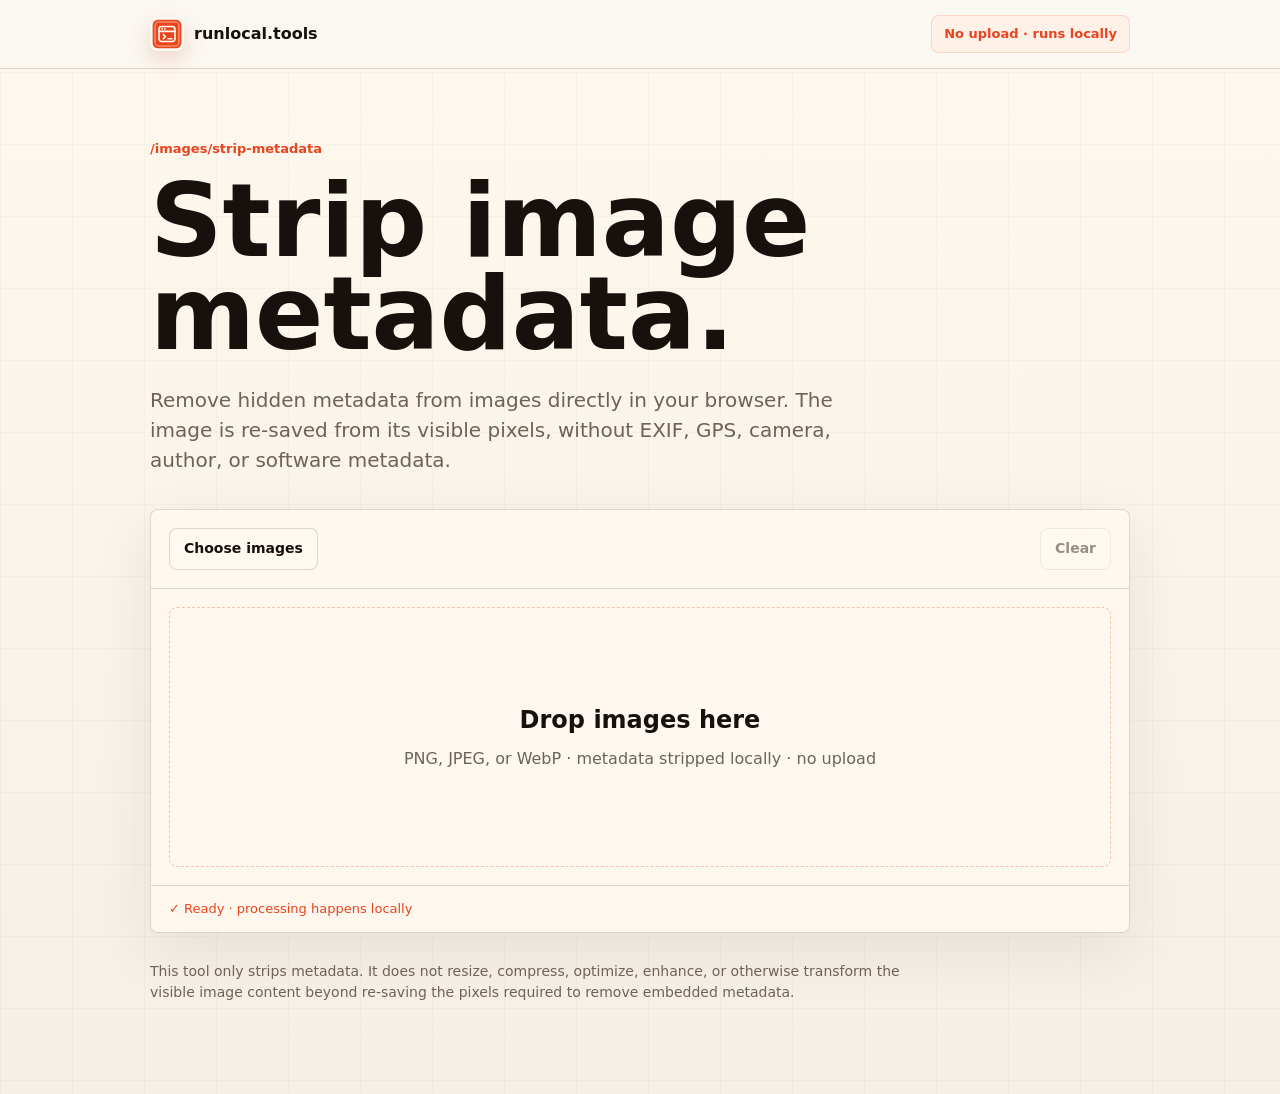
<file: images/strip-metadata/index.html>
<!DOCTYPE html>
<html lang="en">
<head>
  <meta charset="UTF-8" />
  <meta name="viewport" content="width=device-width, initial-scale=1.0" />

  <title>Strip Image Metadata — runlocal.tools</title>
  <meta name="description" content="Remove metadata from images locally in your browser. No upload required." />
  <link rel="icon" href="/assets/favicon.svg" type="image/svg+xml" />

  <style>
    :root {
      --bg: #f5efe5;
      --paper: #fffaf1;
      --ink: #16110d;
      --muted: #6f6257;
      --line: rgba(54, 42, 32, 0.16);
      --line-strong: rgba(54, 42, 32, 0.28);
      --green: #e8441d;
      --green-soft: #fff0e8;
      --red: #e8441d;
      --red-soft: #fff0ee;
      --max: 980px;
      --shadow: 0 18px 60px rgba(54, 42, 32, 0.08);
    }

    * { box-sizing: border-box; }

    body {
      margin: 0;
      color: var(--ink);
      background:
        linear-gradient(rgba(54, 42, 32, 0.028) 1px, transparent 1px),
        linear-gradient(90deg, rgba(54, 42, 32, 0.028) 1px, transparent 1px),
        linear-gradient(180deg, #fff8ee 0%, var(--bg) 100%);
      background-size: 72px 72px, 72px 72px, auto;
      font-family: ui-sans-serif, system-ui, -apple-system, BlinkMacSystemFont, "Segoe UI", Arial, sans-serif;
      line-height: 1.55;
      -webkit-font-smoothing: antialiased;
    }

    .wrap {
      width: min(calc(100% - 36px), var(--max));
      margin: 0 auto;
    }

    header {
      border-bottom: 1px solid var(--line);
      background: rgba(250, 248, 242, 0.82);
      backdrop-filter: blur(16px);
      position: sticky;
      top: 0;
      z-index: 10;
    }

    .header-inner {
      min-height: 68px;
      display: flex;
      align-items: center;
      justify-content: space-between;
      gap: 20px;
    }

    .brand {
      display: inline-flex;
      align-items: center;
      gap: 10px;
      text-decoration: none;
      color: var(--ink);
      font-weight: 720;
      letter-spacing: 0;
    }

    .brand-mark {
      width: 34px;
      height: 34px;
      display: block;
      border-radius: var(--radius);
      box-shadow: 0 9px 22px rgba(184, 49, 22, 0.18);
    }

    .privacy {
      color: var(--green);
      background: var(--green-soft);
      border: 1px solid rgba(232, 68, 29, 0.16);
      border-radius: var(--radius);
      padding: 8px 12px;
      font-size: 13px;
      font-weight: 760;
    }

    main { padding: 70px 0 90px; }

    .hero {
      margin-bottom: 34px;
    }

    .kicker {
      color: var(--green);
      font-size: 13px;
      font-weight: 780;
      margin-bottom: 16px;
    }

    h1 {
      margin: 0;
      max-width: 10ch;
      font-size: 6.3rem;
      line-height: 0.92;
      letter-spacing: 0;
      font-weight: 760;
    }

    .lede {
      margin: 24px 0 0;
      max-width: 720px;
      color: var(--muted);
      font-size: 1.25rem;
      line-height: 1.5;
    }

    .tool {
      border: 1px solid var(--line);
      border-radius: var(--radius);
      background: rgba(255, 250, 241, 0.72);
      box-shadow: var(--shadow);
      overflow: hidden;
    }

    .toolbar {
      display: flex;
      flex-wrap: wrap;
      gap: 12px;
      align-items: center;
      justify-content: space-between;
      padding: 18px;
      border-bottom: 1px solid var(--line);
    }

    .file-label,
    button {
      min-height: 42px;
      border-radius: var(--radius);
      border: 1px solid var(--line);
      background: rgba(255, 250, 241, 0.72);
      color: var(--ink);
      font: inherit;
      font-size: 14px;
      font-weight: 650;
      padding: 0 14px;
      cursor: pointer;
      transition: transform 150ms ease, background 150ms ease, border-color 150ms ease;
      display: inline-flex;
      align-items: center;
      justify-content: center;
    }

    .file-label:hover,
    button:hover {
      transform: translateY(-1px);
      background: var(--paper);
      border-color: var(--line-strong);
    }

    button:disabled {
      opacity: 0.45;
      cursor: not-allowed;
      transform: none;
    }

    input[type="file"] { display: none; }

    .dropzone {
      margin: 18px;
      min-height: 260px;
      border: 1.5px dashed rgba(232, 68, 29, 0.30);
      border-radius: var(--radius);
      background: rgba(255, 250, 241, 0.42);
      display: grid;
      place-items: center;
      text-align: center;
      padding: 34px;
    }

    .dropzone.dragover {
      border-color: var(--green);
      background: var(--green-soft);
    }

    .dropzone strong {
      display: block;
      font-size: 24px;
      letter-spacing: 0;
      margin-bottom: 8px;
    }

    .dropzone span {
      color: var(--muted);
    }

    .list {
      border-top: 1px solid var(--line);
      padding: 0 18px 18px;
    }

    .row {
      display: grid;
      grid-template-columns: minmax(0, 1fr) auto;
      gap: 16px;
      align-items: center;
      padding: 16px 0;
      border-bottom: 1px solid var(--line);
    }

    .row:last-child { border-bottom: 0; }

    .name {
      font-weight: 720;
      overflow-wrap: anywhere;
      line-height: 1.25;
    }

    .meta {
      margin-top: 4px;
      color: var(--muted);
      font-size: 13px;
    }

    .download {
      background: var(--ink);
      color: var(--paper);
      border-color: var(--ink);
    }

    .status {
      display: flex;
      gap: 10px;
      align-items: center;
      padding: 13px 18px;
      border-top: 1px solid var(--line);
      color: var(--muted);
      font-size: 13px;
    }

    .status.ok { color: var(--green); }
    .status.error {
      color: var(--red);
      background: var(--red-soft);
    }

    .footer {
      margin-top: 28px;
      color: var(--muted);
      font-size: 14px;
      max-width: 760px;
    }

    @media (max-width: 640px) {
      h1 {
        font-size: 3.35rem;
      }

      .lede {
        font-size: 1.1rem;
      }

      .row {
        grid-template-columns: 1fr;
      }
    }
  </style>
  <link rel="stylesheet" href="/assets/design-tokens.css" />
</head>

<body>
  <header>
    <div class="wrap header-inner">
      <a class="brand" href="/">
        <img class="brand-mark" src="/assets/runlocal-mark.svg" alt="" width="34" height="34" />
        <span>runlocal.tools</span>
      </a>
      <div class="privacy">No upload · runs locally</div>
    </div>
  </header>

  <main>
    <div class="wrap">
      <section class="hero">
        <div class="kicker">/images/strip-metadata</div>
        <h1>Strip image metadata.</h1>
        <p class="lede">
          Remove hidden metadata from images directly in your browser. The image is re-saved from its visible pixels, without EXIF, GPS, camera, author, or software metadata.
        </p>
      </section>

      <section class="tool" aria-label="Strip image metadata tool">
        <div class="toolbar">
          <label class="file-label">
            Choose images
            <input id="fileInput" type="file" accept="image/png,image/jpeg,image/webp" multiple />
          </label>

          <button id="clearBtn" type="button" disabled>Clear</button>
        </div>

        <div id="dropzone" class="dropzone">
          <div>
            <strong>Drop images here</strong>
            <span>PNG, JPEG, or WebP · metadata stripped locally · no upload</span>
          </div>
        </div>

        <div id="list" class="list" hidden></div>
        <div id="status" class="status ok">✓ Ready · processing happens locally</div>
      </section>

      <div class="footer">
        This tool only strips metadata. It does not resize, compress, optimize, enhance, or otherwise transform the visible image content beyond re-saving the pixels required to remove embedded metadata.
      </div>
    </div>
  </main>

  <script>
    const fileInput = document.getElementById("fileInput");
    const dropzone = document.getElementById("dropzone");
    const list = document.getElementById("list");
    const statusEl = document.getElementById("status");
    const clearBtn = document.getElementById("clearBtn");

    let outputs = [];

    function setStatus(message, type = "ok") {
      statusEl.className = `status ${type}`;
      statusEl.textContent = message;
    }

    function formatBytes(bytes) {
      if (bytes === 0) return "0 B";
      const units = ["B", "KB", "MB", "GB"];
      const i = Math.floor(Math.log(bytes) / Math.log(1024));
      return `${(bytes / Math.pow(1024, i)).toFixed(i === 0 ? 0 : 1)} ${units[i]}`;
    }

    function extensionForMime(mime) {
      if (mime === "image/jpeg") return "jpg";
      if (mime === "image/webp") return "webp";
      return "png";
    }

    function outputName(name, mime) {
      const base = name.replace(/\.[^.]+$/, "");
      return `${base}-metadata-stripped.${extensionForMime(mime)}`;
    }

    function loadImage(file) {
      return new Promise((resolve, reject) => {
        const url = URL.createObjectURL(file);
        const image = new Image();

        image.onload = () => {
          URL.revokeObjectURL(url);
          resolve(image);
        };

        image.onerror = () => {
          URL.revokeObjectURL(url);
          reject(new Error(`Could not decode ${file.name}.`));
        };

        image.src = url;
      });
    }

    function canvasToBlob(canvas, mime) {
      return new Promise((resolve, reject) => {
        canvas.toBlob((blob) => {
          if (!blob) {
            reject(new Error("Could not export image."));
            return;
          }
          resolve(blob);
        }, mime);
      });
    }

    async function stripMetadata(file) {
      const image = await loadImage(file);
      const canvas = document.createElement("canvas");

      canvas.width = image.naturalWidth || image.width;
      canvas.height = image.naturalHeight || image.height;

      const ctx = canvas.getContext("2d");
      ctx.drawImage(image, 0, 0);

      const mime = ["image/png", "image/jpeg", "image/webp"].includes(file.type)
        ? file.type
        : "image/png";

      const blob = await canvasToBlob(canvas, mime);

      return {
        originalName: file.name,
        outputName: outputName(file.name, mime),
        originalSize: file.size,
        outputSize: blob.size,
        mime,
        blob
      };
    }

    function download(blob, name) {
      const url = URL.createObjectURL(blob);
      const a = document.createElement("a");
      a.href = url;
      a.download = name;
      document.body.appendChild(a);
      a.click();
      a.remove();
      URL.revokeObjectURL(url);
    }

    function render() {
      list.innerHTML = "";
      list.hidden = outputs.length === 0;
      clearBtn.disabled = outputs.length === 0;

      for (const item of outputs) {
        const row = document.createElement("div");
        row.className = "row";

        row.innerHTML = `
          <div>
            <div class="name">${item.outputName}</div>
            <div class="meta">${formatBytes(item.originalSize)} → ${formatBytes(item.outputSize)} · metadata stripped</div>
          </div>
          <button class="download" type="button">Download</button>
        `;

        row.querySelector("button").addEventListener("click", () => {
          download(item.blob, item.outputName);
        });

        list.appendChild(row);
      }
    }

    async function processFiles(files) {
      const imageFiles = [...files].filter(file => ["image/png", "image/jpeg", "image/webp"].includes(file.type));

      if (imageFiles.length === 0) {
        setStatus("No supported images selected.", "error");
        return;
      }

      setStatus(`Stripping metadata from ${imageFiles.length} image${imageFiles.length === 1 ? "" : "s"} locally...`);

      try {
        const newOutputs = [];
        for (const file of imageFiles) {
          newOutputs.push(await stripMetadata(file));
        }

        outputs = outputs.concat(newOutputs);
        render();
        setStatus(`✓ Metadata stripped from ${newOutputs.length} image${newOutputs.length === 1 ? "" : "s"} locally`);
      } catch (error) {
        setStatus(`Error: ${error.message}`, "error");
      }
    }

    fileInput.addEventListener("change", () => {
      if (fileInput.files?.length) processFiles(fileInput.files);
      fileInput.value = "";
    });

    ["dragenter", "dragover"].forEach((eventName) => {
      dropzone.addEventListener(eventName, (event) => {
        event.preventDefault();
        dropzone.classList.add("dragover");
      });
    });

    ["dragleave", "drop"].forEach((eventName) => {
      dropzone.addEventListener(eventName, (event) => {
        event.preventDefault();
        dropzone.classList.remove("dragover");
      });
    });

    dropzone.addEventListener("drop", (event) => {
      const files = event.dataTransfer?.files;
      if (files?.length) processFiles(files);
    });

    clearBtn.addEventListener("click", () => {
      outputs = [];
      render();
      setStatus("✓ Cleared · ready");
    });
  </script>
</body>
</html>
</file>
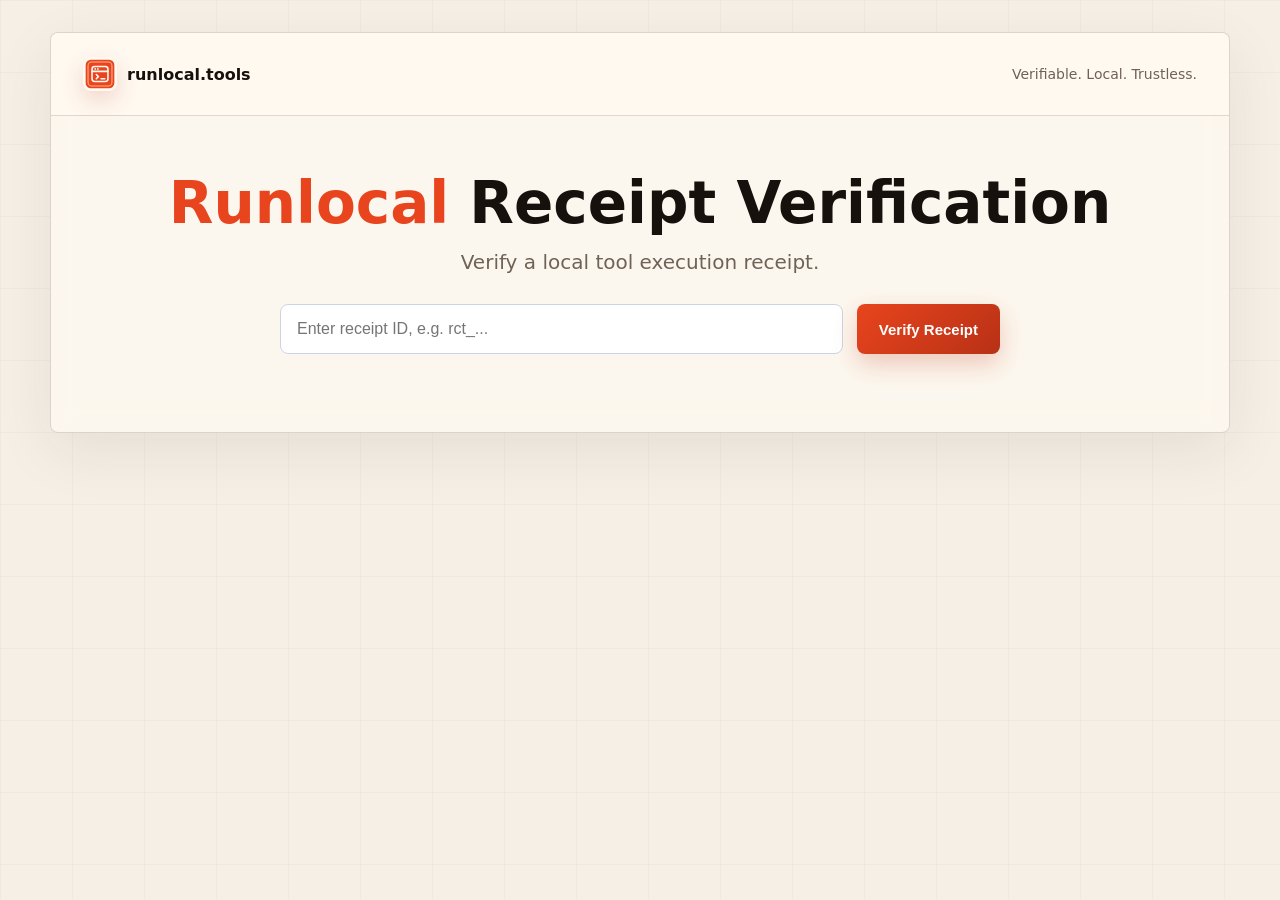
<file: verify.html>
<!DOCTYPE html>
<html lang="en">
<head>
  <meta charset="utf-8" />
  <meta name="viewport" content="width=device-width, initial-scale=1" />
  <title>Runlocal Receipt Verification</title>
  <link rel="icon" href="/assets/favicon.svg" type="image/svg+xml" />
  <style>
    :root {
      --bg: #f5efe5;
      --card: #fffaf1;
      --text: #16110d;
      --muted: #6f6257;
      --border: rgba(54, 42, 32, 0.16);
      --green: #e8441d;
      --green-dark: #b83116;
      --green-soft: #fff0e8;
      --purple: #245b6b;
      --purple-soft: #e4eef1;
      --blue-soft: #e4eef1;
      --shadow: 0 18px 60px rgba(54, 42, 32, 0.08);
    }

    * {
      box-sizing: border-box;
    }

    body {
      margin: 0;
      font-family: system-ui, -apple-system, BlinkMacSystemFont, "Segoe UI", sans-serif;
      background:
        linear-gradient(rgba(54, 42, 32, 0.028) 1px, transparent 1px),
        linear-gradient(90deg, rgba(54, 42, 32, 0.028) 1px, transparent 1px),
        var(--bg);
      background-size: 72px 72px, 72px 72px, auto;
      color: var(--text);
      padding: 32px;
    }

    .shell {
      max-width: 1180px;
      margin: 0 auto;
      background: rgba(255, 250, 241, 0.72);
      border: 1px solid var(--border);
      border-radius: var(--radius);
      overflow: hidden;
      box-shadow: var(--shadow);
      backdrop-filter: blur(12px);
    }

    header {
      display: flex;
      justify-content: space-between;
      align-items: center;
      padding: 24px 32px;
      border-bottom: 1px solid var(--border);
      background: rgba(255, 250, 241, 0.75);
    }

    .logo {
      align-items: center;
      color: var(--text);
      display: inline-flex;
      font-size: 16px;
      font-weight: 720;
      gap: 10px;
      letter-spacing: 0;
      text-decoration: none;
    }

    .logo img {
      border-radius: var(--radius);
      box-shadow: 0 9px 22px rgba(184, 49, 22, 0.18);
      display: block;
      height: 34px;
      width: 34px;
    }

    .tagline {
      color: var(--muted);
      font-size: 14px;
    }

    .hero {
      text-align: center;
      padding: 58px 32px 42px;
    }

    h1 {
      margin: 0;
      font-size: 58px;
      line-height: 1;
      letter-spacing: 0;
    }

    h1 span {
      color: var(--green);
    }

    .hero p {
      color: var(--muted);
      font-size: 20px;
      margin: 18px 0 30px;
    }

    .search {
      display: flex;
      gap: 14px;
      max-width: 720px;
      margin: 0 auto;
    }

    input {
      flex: 1;
      border: 1px solid #cbd5e1;
      border-radius: var(--radius);
      padding: 15px 16px;
      font-size: 16px;
      outline: none;
      background: white;
    }

    input:focus {
      border-color: var(--green);
      box-shadow: 0 0 0 4px rgba(232, 68, 29, 0.12);
    }

    button {
      border: 0;
      border-radius: var(--radius);
      padding: 15px 22px;
      font-weight: 700;
      font-size: 15px;
      cursor: pointer;
      color: white;
      background: linear-gradient(135deg, var(--green), var(--green-dark));
      box-shadow: 0 10px 24px rgba(184, 49, 22, 0.24);
    }

    main {
      padding: 0 32px 36px;
    }

    .status {
      display: flex;
      align-items: center;
      justify-content: space-between;
      gap: 24px;
      margin-bottom: 28px;
      padding: 26px;
      border: 1px solid #bbf7d0;
      background: linear-gradient(135deg, var(--green-soft), var(--paper));
      border-radius: var(--radius);
      box-shadow: 0 12px 30px rgba(184, 49, 22, 0.08);
    }

    .status-left {
      display: flex;
      align-items: center;
      gap: 18px;
    }

    .check {
      width: 64px;
      height: 64px;
      border-radius: 50%;
      display: grid;
      place-items: center;
      color: white;
      background: linear-gradient(135deg, var(--green), var(--green-dark));
      font-size: 34px;
      font-weight: 900;
      flex: 0 0 auto;
    }

    .verified {
      color: var(--green-dark);
      font-size: 24px;
      font-weight: 900;
      letter-spacing: 0;
      margin-bottom: 6px;
    }

    .status p {
      margin: 0;
      color: #334155;
    }

    .badge {
      border: 1px solid #bbf7d0;
      background: white;
      border-radius: var(--radius);
      padding: 14px 18px;
      color: var(--green-dark);
      font-weight: 800;
      text-align: center;
      white-space: nowrap;
    }

    .grid {
      display: grid;
      grid-template-columns: 1.2fr 0.8fr;
      gap: 24px;
    }

    .panel {
      background: var(--card);
      border: 1px solid var(--border);
      border-radius: var(--radius);
      padding: 26px;
      box-shadow: 0 12px 35px rgba(15, 23, 42, 0.06);
      min-width: 0;
    }

    .panel h2 {
      font-size: 20px;
      margin: 0 0 18px;
      padding-bottom: 16px;
      border-bottom: 2px solid rgba(232, 68, 29, 0.22);
      letter-spacing: 0;
    }

    .payment h2 {
      border-bottom-color: #c4b5fd;
    }

    .row {
      display: grid;
      grid-template-columns: 190px minmax(0, 1fr);
      gap: 18px;
      align-items: start;
      padding: 14px 0;
      border-bottom: 1px solid #edf2f7;
    }

    .row:last-child {
      border-bottom: 0;
    }

    .label {
      color: #475569;
      font-size: 12px;
      font-weight: 800;
      text-transform: uppercase;
      letter-spacing: 0.06em;
    }

    .value {
      font-family: ui-monospace, SFMono-Regular, Menlo, Monaco, Consolas, monospace;
      font-size: 14px;
      overflow-wrap: anywhere;
      word-break: break-word;
      color: #0f172a;
    }

    .pill {
      display: inline-block;
      padding: 4px 10px;
      border-radius: var(--radius);
      background: var(--green-soft);
      color: var(--green-dark);
      font-family: inherit;
      font-weight: 800;
      font-size: 13px;
    }

    .purple {
      color: var(--purple);
      font-weight: 900;
    }

    .note {
      margin-top: 24px;
      padding: 20px;
      border-radius: var(--radius);
      border: 1px solid #ddd6fe;
      background: linear-gradient(135deg, var(--purple-soft), #ffffff);
      color: #312e81;
      line-height: 1.55;
    }

    .summary {
      margin-top: 24px;
    }

    .summary-grid {
      display: grid;
      grid-template-columns: repeat(4, 1fr);
      gap: 18px;
      margin-top: 18px;
    }

    .summary-item {
      background: #f8fafc;
      border: 1px solid var(--border);
      border-radius: var(--radius);
      padding: 18px;
    }

    .summary-item strong {
      display: block;
      color: #1d4ed8;
      margin-bottom: 6px;
    }

    .verify-url {
      margin-top: 24px;
      background: var(--blue-soft);
      border: 1px solid #bfdbfe;
    }

    .error {
      margin-top: 28px;
      padding: 18px;
      border-radius: var(--radius);
      background: #fef2f2;
      border: 1px solid #fecaca;
      color: #991b1b;
      font-weight: 700;
    }

    .loading {
      margin-top: 28px;
      color: var(--muted);
      font-weight: 700;
    }

    @media (max-width: 900px) {
      body {
        padding: 16px;
      }

      .grid,
      .summary-grid {
        grid-template-columns: 1fr;
      }

      .search,
      .status,
      .status-left {
        flex-direction: column;
        align-items: stretch;
      }

      .row {
        grid-template-columns: 1fr;
        gap: 6px;
      }

      header {
        flex-direction: column;
        align-items: flex-start;
        gap: 8px;
      }

      h1 {
        font-size: 38px;
      }
    }
  </style>
  <link rel="stylesheet" href="/assets/design-tokens.css" />
</head>
<body>
  <div class="shell">
    <header>
      <a class="logo" href="/" aria-label="runlocal.tools home">
        <img src="/assets/runlocal-mark.svg" alt="" width="34" height="34" />
        <span>runlocal.tools</span>
      </a>
      <div class="tagline">Verifiable. Local. Trustless.</div>
    </header>

    <section class="hero">
      <h1><span>Runlocal</span> Receipt Verification</h1>
      <p>Verify a local tool execution receipt.</p>

      <div class="search">
        <input id="receiptId" placeholder="Enter receipt ID, e.g. rct_..." />
        <button onclick="verifyReceipt()">Verify Receipt</button>
      </div>
    </section>

    <main>
      <div id="result"></div>
    </main>
  </div>

  <script>
    function display(value, fallback = "Not provided") {
      if (value === true) return '<span class="pill">true</span>';
      if (value === false) return '<span class="pill">false</span>';
      if (value === null || value === undefined || value === "") return fallback;
      return String(value);
    }

    async function verifyReceipt() {
      const id = document.getElementById("receiptId").value.trim();
      const result = document.getElementById("result");

      if (!id) {
        result.innerHTML = `<div class="error">Please enter a receipt ID.</div>`;
        return;
      }

      result.innerHTML = `<div class="loading">Loading receipt...</div>`;

      const response = await fetch(`/api/receipts/${id}`);

      if (!response.ok) {
        result.innerHTML = `<div class="error">Receipt not found.</div>`;
        return;
      }

      const receipt = await response.json();

      result.innerHTML = `
        <section class="status">
          <div class="status-left">
            <div class="check">✓</div>
            <div>
              <div class="verified">VERIFIED RECEIPT</div>
              <p>This receipt exists, is hashed, and can be publicly verified.</p>
            </div>
          </div>
          <div class="badge">VERIFIED<br><small>Checks passed</small></div>
        </section>

        <section class="grid">
          <div class="panel">
            <h2>Execution Details</h2>

            <div class="row">
              <div class="label">Receipt ID</div>
              <div class="value">${display(receipt.receipt_id)}</div>
            </div>

            <div class="row">
              <div class="label">Tool</div>
              <div class="value">${display(receipt.tool)}</div>
            </div>

            <div class="row">
              <div class="label">Tool URL</div>
              <div class="value">${display(receipt.tool_url)}</div>
            </div>

            <div class="row">
              <div class="label">Version</div>
              <div class="value">${display(receipt.version)}</div>
            </div>

            <div class="row">
              <div class="label">Runs Locally</div>
              <div class="value">${display(receipt.runs_locally)}</div>
            </div>

            <div class="row">
              <div class="label">Free To Use</div>
              <div class="value">${display(receipt.free_to_use)}</div>
            </div>

            <div class="row">
              <div class="label">Timestamp</div>
              <div class="value">${display(receipt.timestamp)}</div>
            </div>

            <div class="row">
              <div class="label">Input Hashes</div>
              <div class="value">${(receipt.input_hashes || []).join("<br>") || "None provided"}</div>
            </div>

            <div class="row">
              <div class="label">Output Hash</div>
              <div class="value">${display(receipt.output_hash)}</div>
            </div>

            <div class="row">
              <div class="label">Proof Type</div>
              <div class="value">${display(receipt.proof_type)}</div>
            </div>

            <div class="row">
              <div class="label">Receipt Hash</div>
              <div class="value">${display(receipt.receipt_hash)}</div>
            </div>
          </div>

          <div class="panel payment">
            <h2>Payment Proof</h2>

            <div class="row">
              <div class="label">Payment Method</div>
              <div class="value purple">${display(receipt.payment?.protocol)}</div>
            </div>

            <div class="row">
              <div class="label">Payment Network</div>
              <div class="value purple">${display(receipt.payment?.network)}</div>
            </div>

            <div class="row">
              <div class="label">Payment Amount</div>
              <div class="value purple">${
                receipt.payment
                  ? `${receipt.payment.amount} ${receipt.payment.asset}`
                  : "Not provided"
              }</div>
            </div>

            <div class="row">
              <div class="label">Payment Status</div>
              <div class="value">${display(receipt.payment?.status || receipt.payment_status)}</div>
            </div>

            <div class="row">
              <div class="label">Payment TxID</div>
              <div class="value">${display(receipt.payment?.txid)}</div>
            </div>

            <div class="note">
              <strong>About x402 Payments</strong><br>
              This receipt was paid using x402 over Algorand TestNet via the facilitator flow.
            </div>
          </div>
        </section>

        <section class="panel summary">
  <h2>Verification Summary</h2>

  <div class="summary-grid">

    <div class="summary-item">
      <strong>✓ Receipt Found</strong>
      Receipt exists and is publicly retrievable.
    </div>

    <div class="summary-item">
      <strong>✓ Receipt Hashed</strong>
      SHA-256 receipt hash generated and stored.
    </div>

    <div class="summary-item">
      <strong>✓ x402 Payment</strong>
      Payment recorded via x402 on Algorand TestNet.
    </div>

    <div class="summary-item">
      <strong>✓ Public Verification</strong>
      Anyone can independently verify this receipt URL.
    </div>

  </div>
</section>

        <section class="panel verify-url">
          <h2>Verify URL</h2>
          <div class="value">${display(receipt.verify_url)}</div>
        </section>
      `;
    }

    const params = new URLSearchParams(window.location.search);
    const receiptIdFromUrl = params.get("id");

    if (receiptIdFromUrl) {
      document.getElementById("receiptId").value = receiptIdFromUrl;
      verifyReceipt();
    }
  </script>
</body>
</html>
</file>
<file: assets/design-tokens.css>
:root {
  --rlt-color-canvas: #f5efe5;
  --rlt-color-canvas-warm: #fbf6ed;
  --rlt-color-paper: #fffaf1;
  --rlt-color-paper-soft: #f9f2e8;
  --rlt-color-ink: #16110d;
  --rlt-color-ink-soft: #342820;
  --rlt-color-muted: #6f6257;
  --rlt-color-faint: #a99c90;
  --rlt-color-line: rgba(54, 42, 32, 0.16);
  --rlt-color-line-strong: rgba(54, 42, 32, 0.28);
  --rlt-color-accent: #e8441d;
  --rlt-color-accent-dark: #b83116;
  --rlt-color-accent-soft: #fff0e8;
  --rlt-color-sage: #dfe6d7;
  --rlt-color-sage-soft: #eef3e9;
  --rlt-color-blue: #245b6b;
  --rlt-color-blue-soft: #e4eef1;
  --rlt-color-butter: #f2e4bd;
  --rlt-color-clay: #d4b094;
  --rlt-color-rose: #efd8ce;
  --rlt-radius-xs: 4px;
  --rlt-radius-sm: 6px;
  --rlt-radius-md: 8px;
  --rlt-radius-lg: 10px;
  --rlt-space-1: 4px;
  --rlt-space-2: 8px;
  --rlt-space-3: 12px;
  --rlt-space-4: 16px;
  --rlt-space-5: 24px;
  --rlt-space-6: 32px;
  --rlt-space-7: 48px;
  --rlt-space-8: 64px;
  --rlt-shadow-soft: 0 18px 60px rgba(54, 42, 32, 0.08);
  --rlt-shadow-button: 0 10px 22px rgba(184, 49, 22, 0.20);
  --rlt-font-sans: ui-sans-serif, system-ui, -apple-system, BlinkMacSystemFont, "Segoe UI", Arial, sans-serif;
  --rlt-font-serif: Georgia, "Times New Roman", Times, serif;

  --bg: var(--rlt-color-canvas);
  --paper: var(--rlt-color-paper);
  --ink: var(--rlt-color-ink);
  --ink-soft: var(--rlt-color-ink-soft);
  --muted: var(--rlt-color-muted);
  --faint: var(--rlt-color-faint);
  --line: var(--rlt-color-line);
  --line-strong: var(--rlt-color-line-strong);
  --green: var(--rlt-color-accent);
  --green-dark: var(--rlt-color-accent-dark);
  --green-soft: var(--rlt-color-accent-soft);
  --red: var(--rlt-color-accent);
  --red-soft: var(--rlt-color-accent-soft);
  --blue: var(--rlt-color-blue);
  --blue-soft: var(--rlt-color-blue-soft);
  --rose: var(--rlt-color-rose);
  --sage: var(--rlt-color-sage);
  --powder: var(--rlt-color-blue-soft);
  --butter: var(--rlt-color-butter);
  --clay: var(--rlt-color-clay);
  --warm: var(--rlt-color-paper-soft);
  --panel: rgba(255, 250, 241, 0.74);
  --radius: var(--rlt-radius-md);
  --shadow: var(--rlt-shadow-soft);
  --card: var(--rlt-color-paper);
  --text: var(--rlt-color-ink);
  --border: var(--rlt-color-line);
  --purple: var(--rlt-color-blue);
  --purple-soft: var(--rlt-color-blue-soft);
}
</file>
